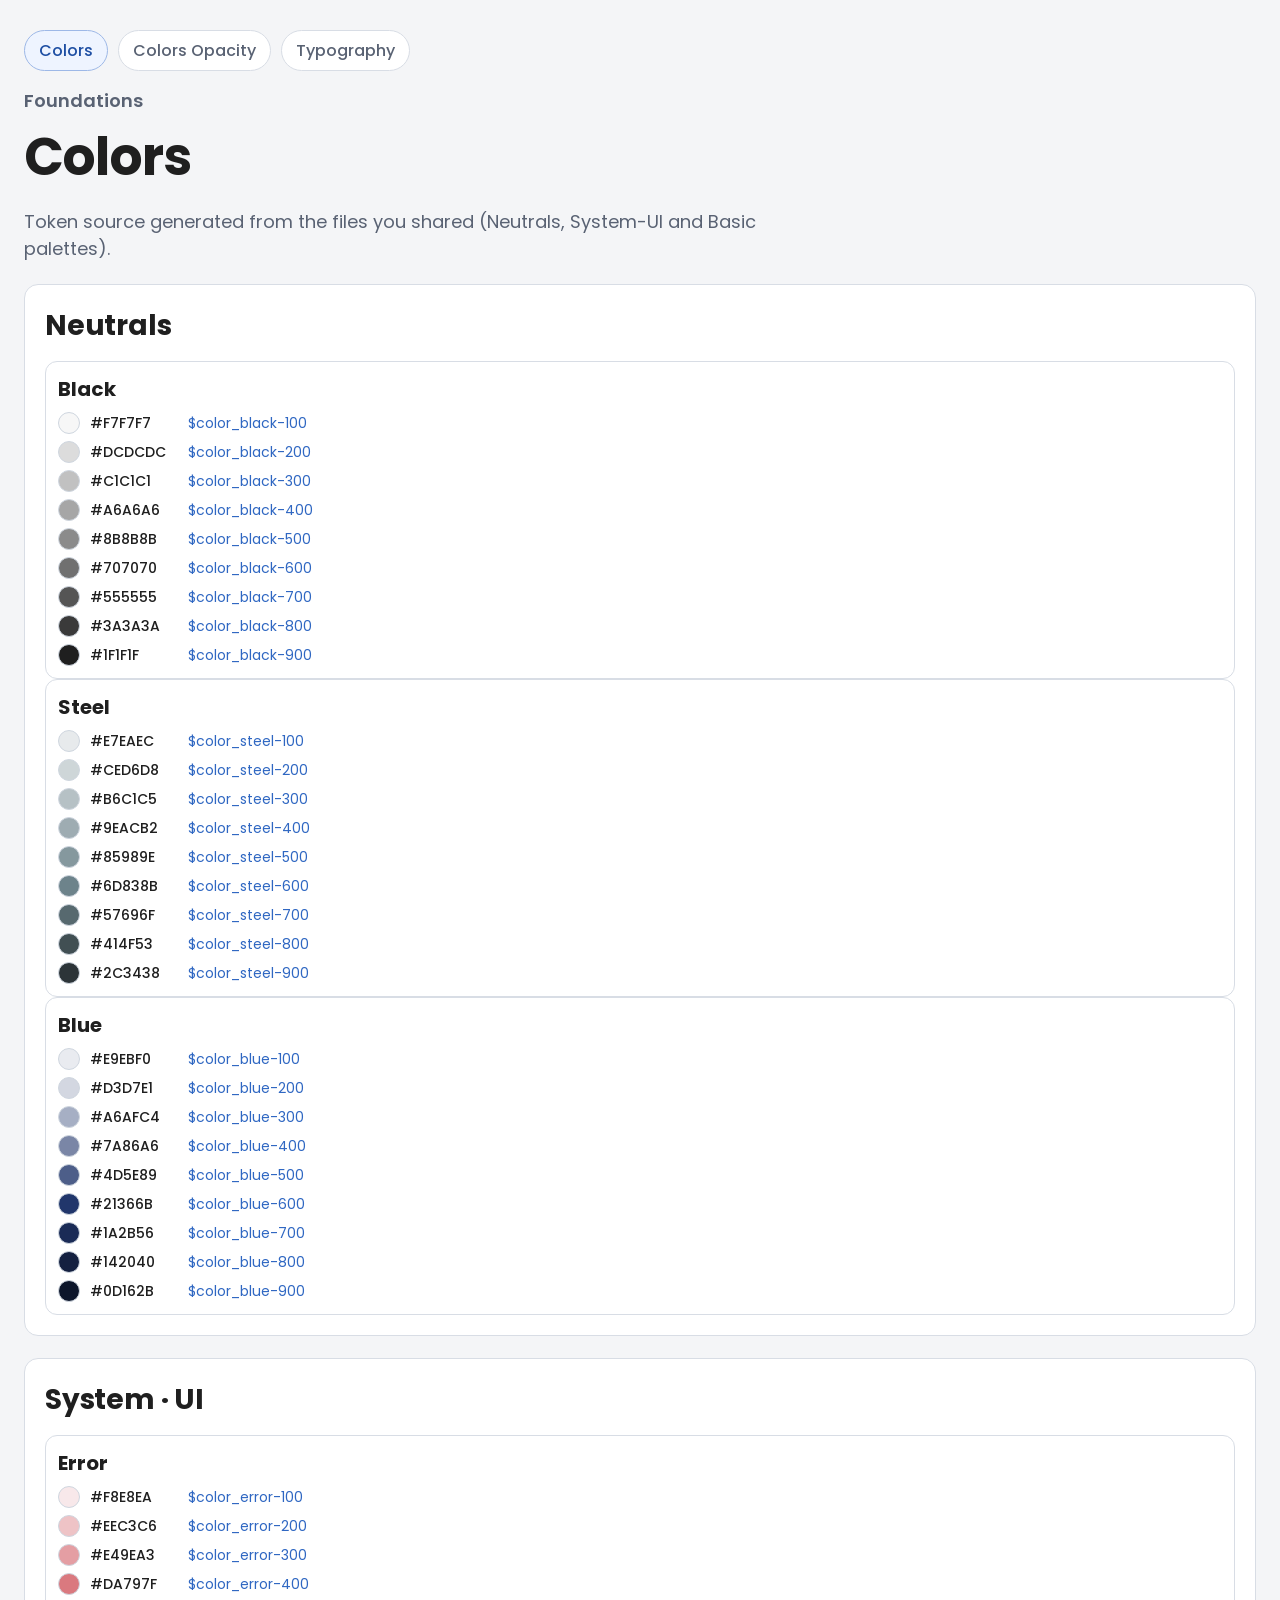
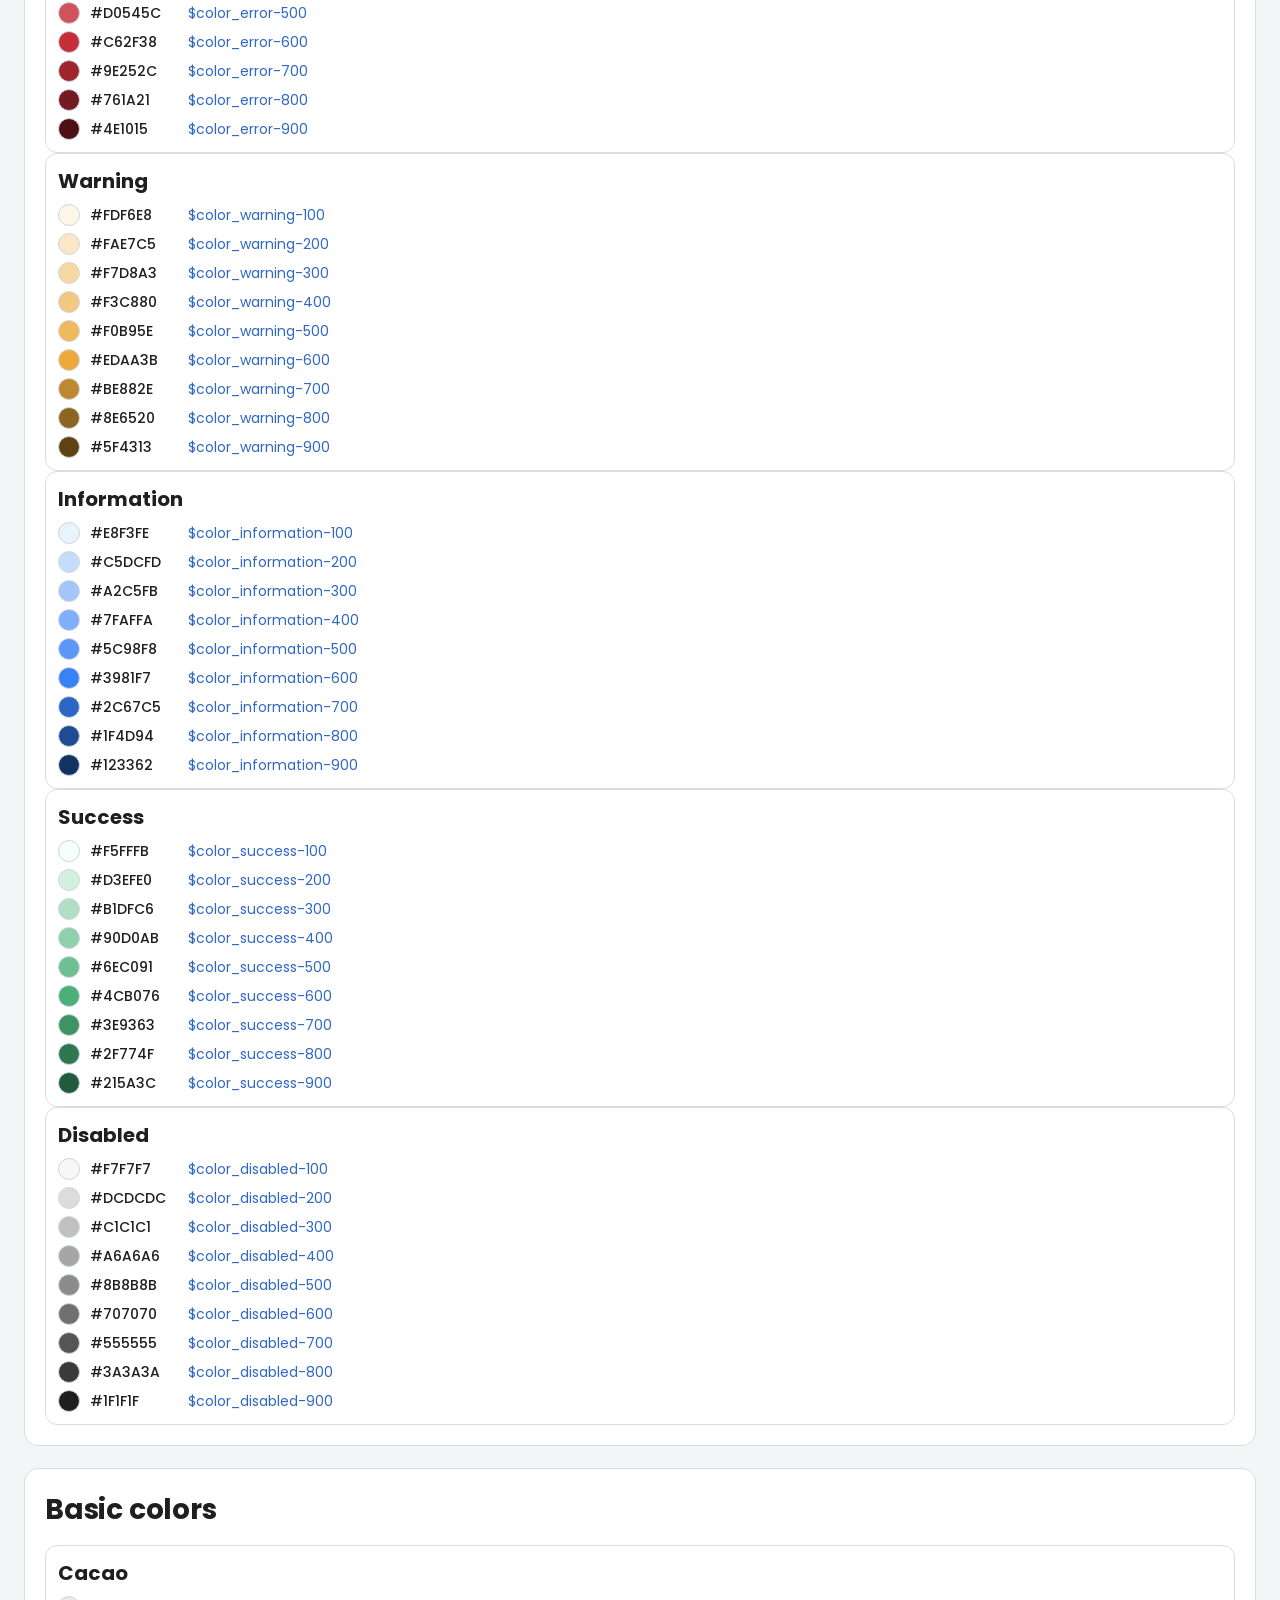
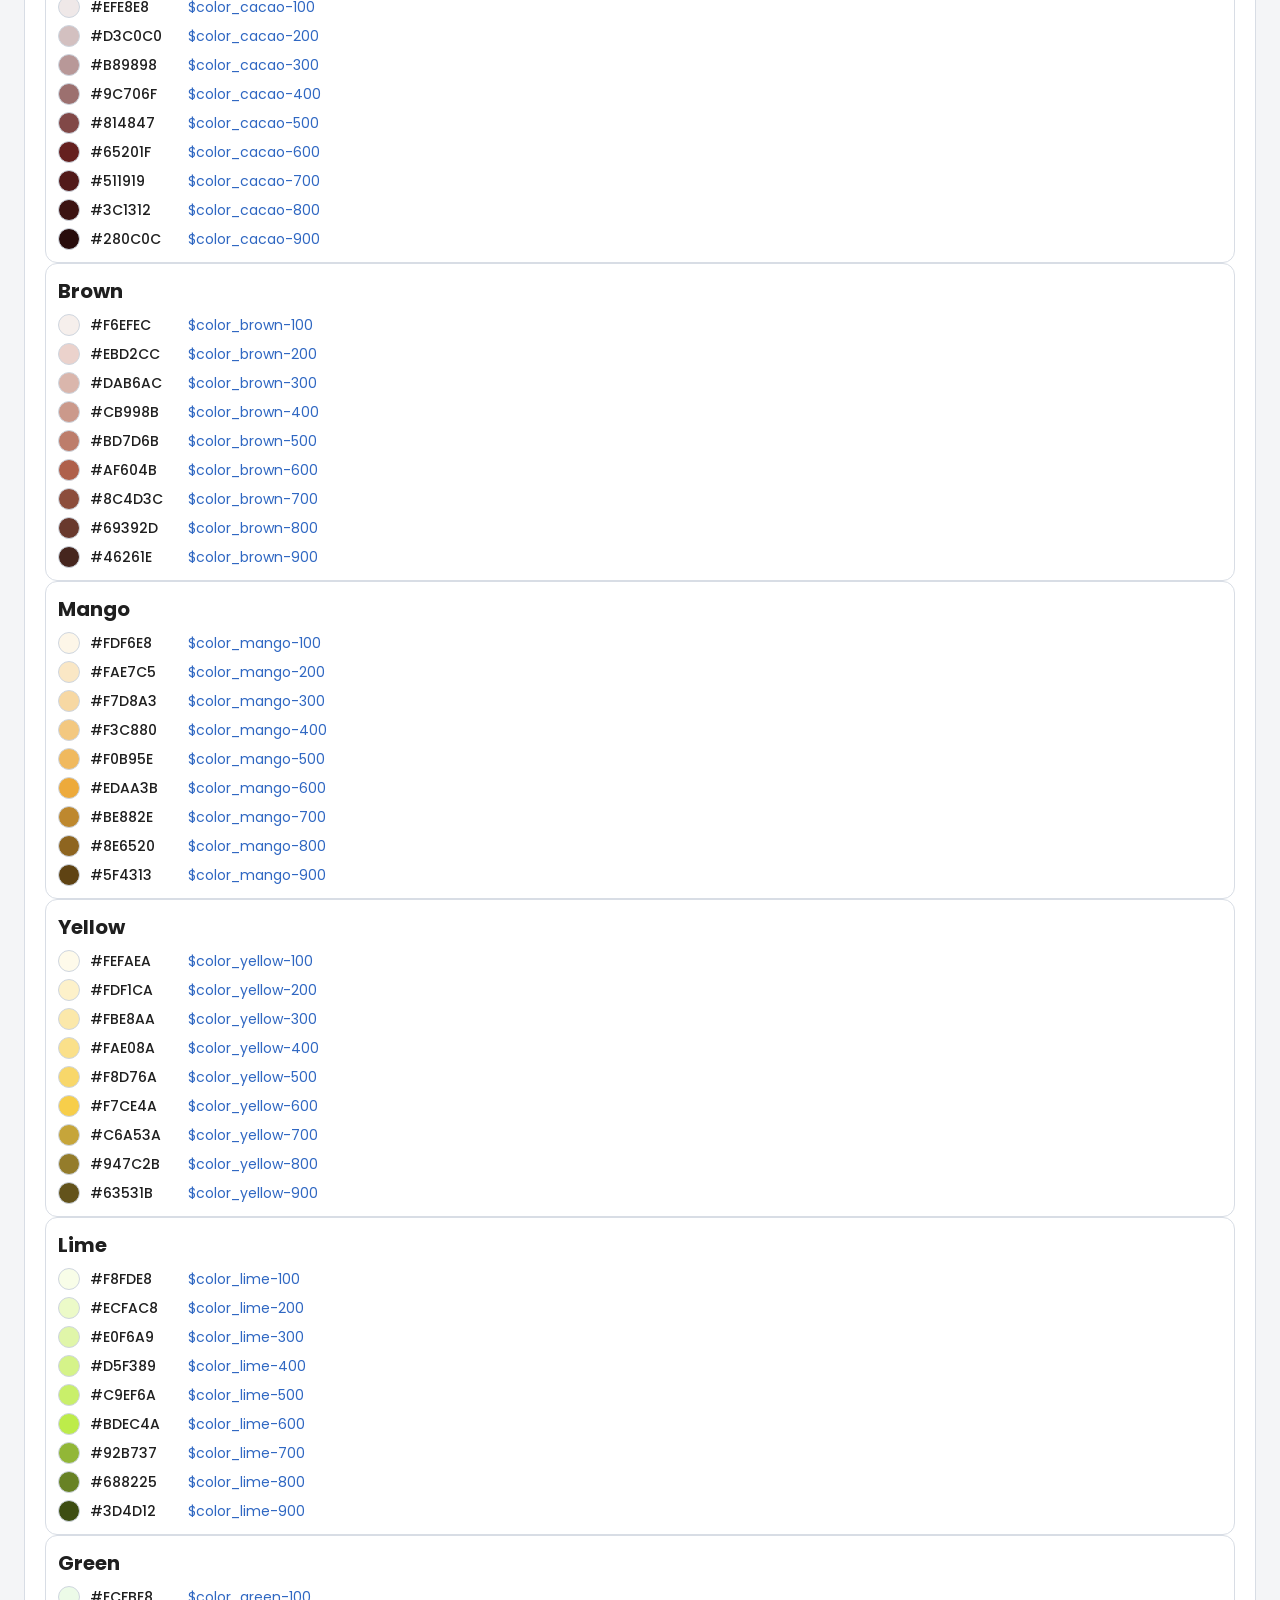
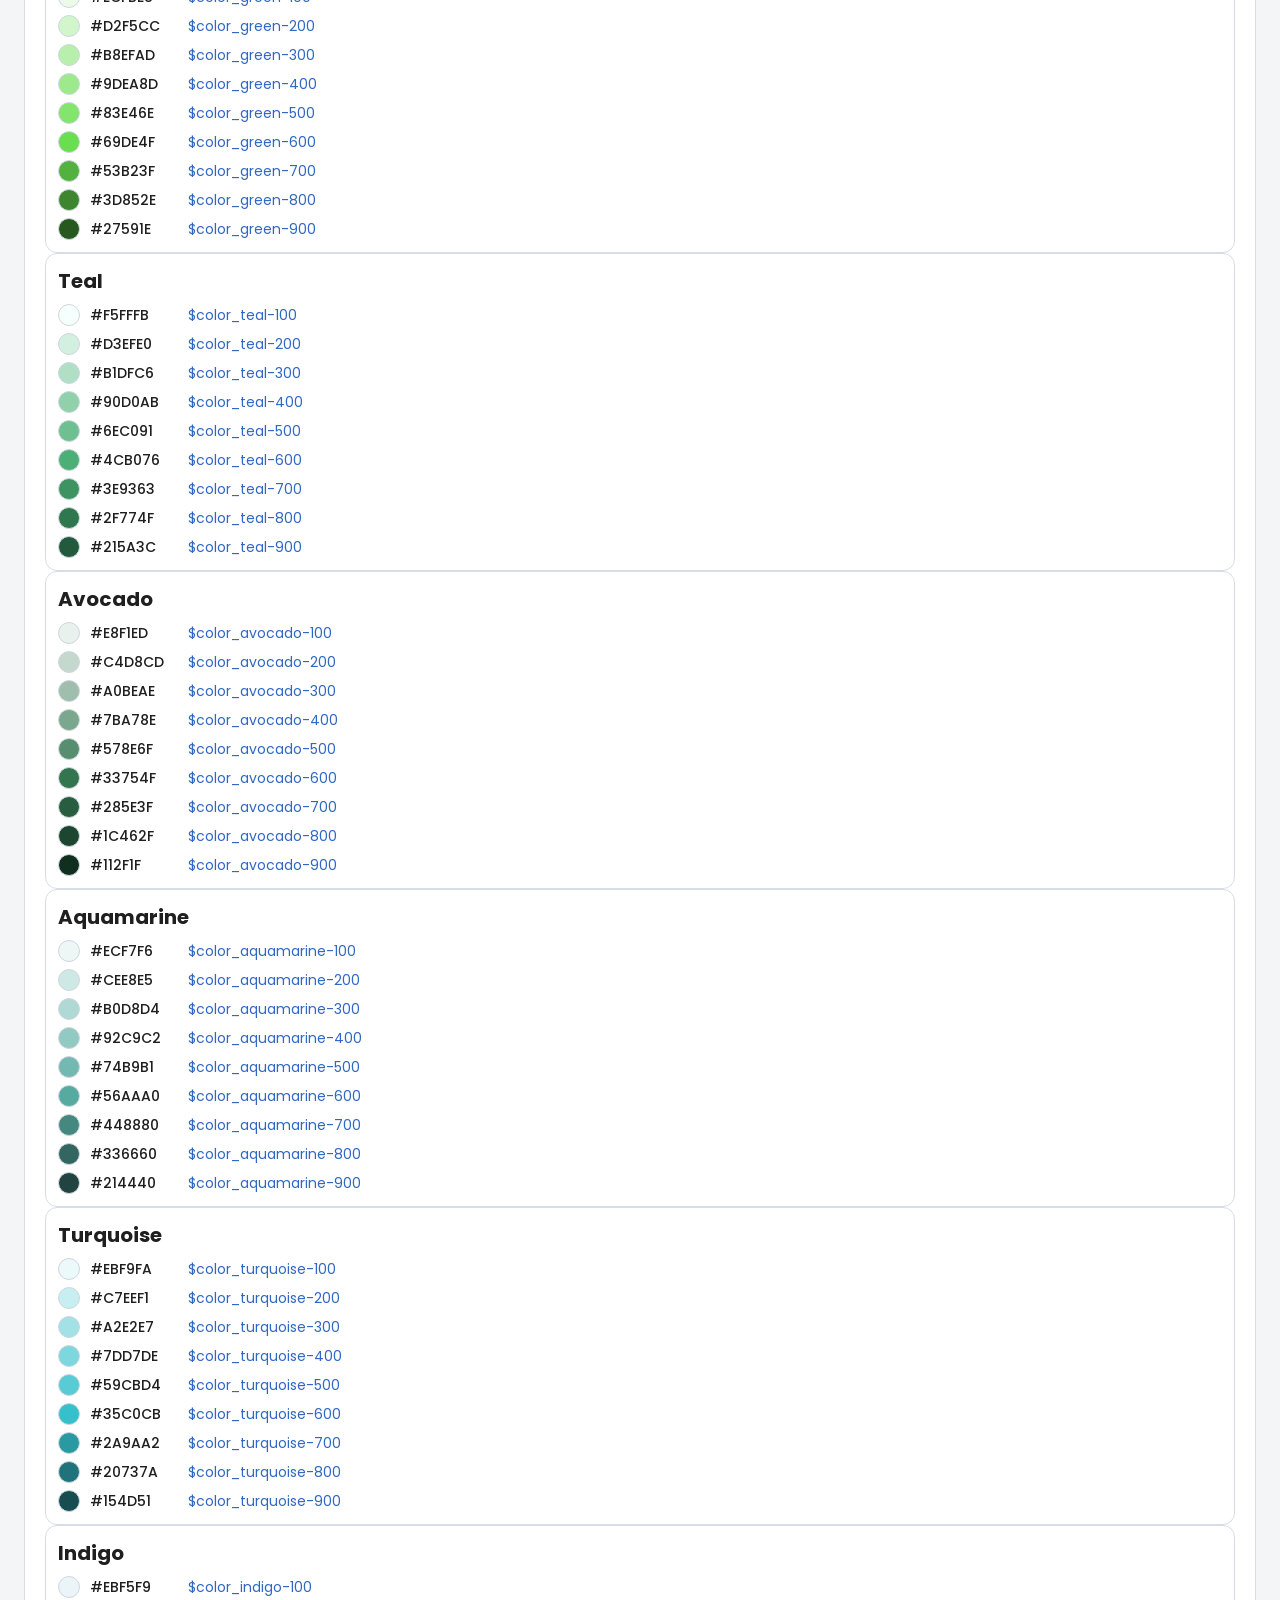
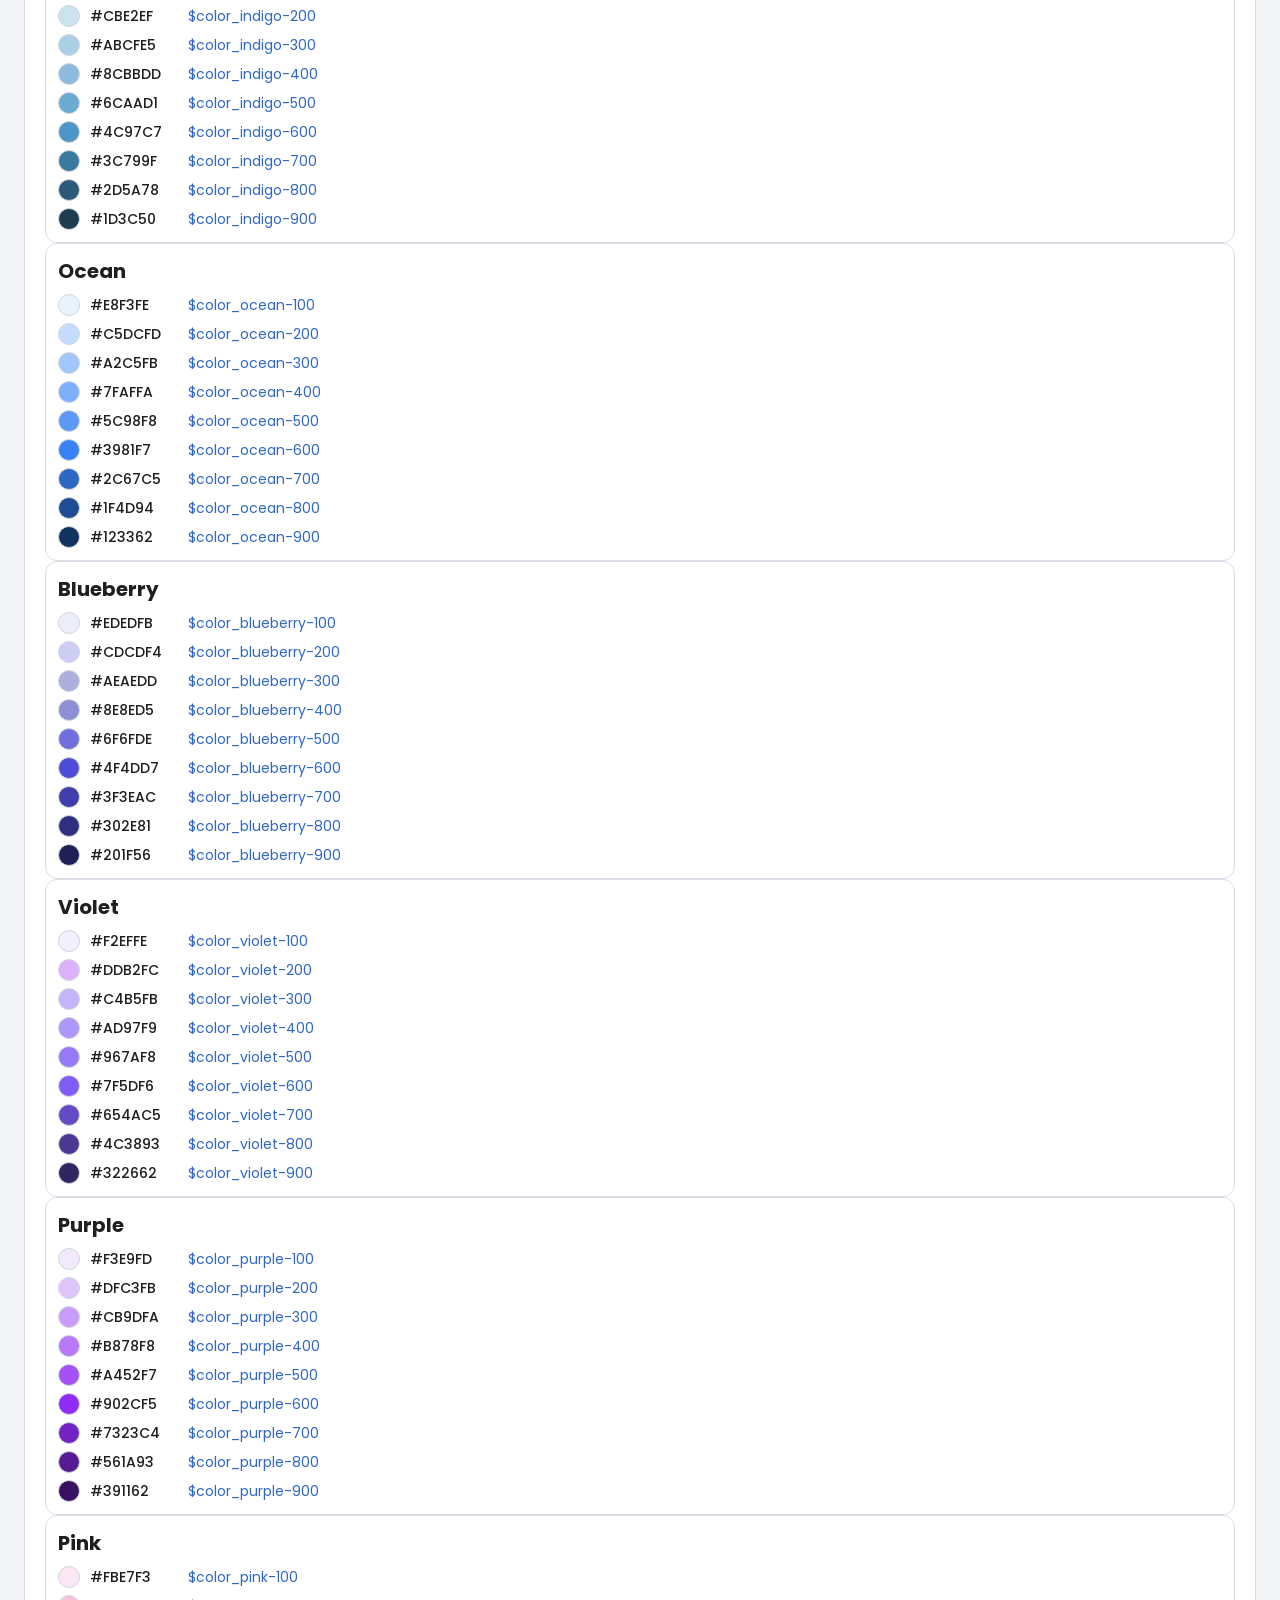
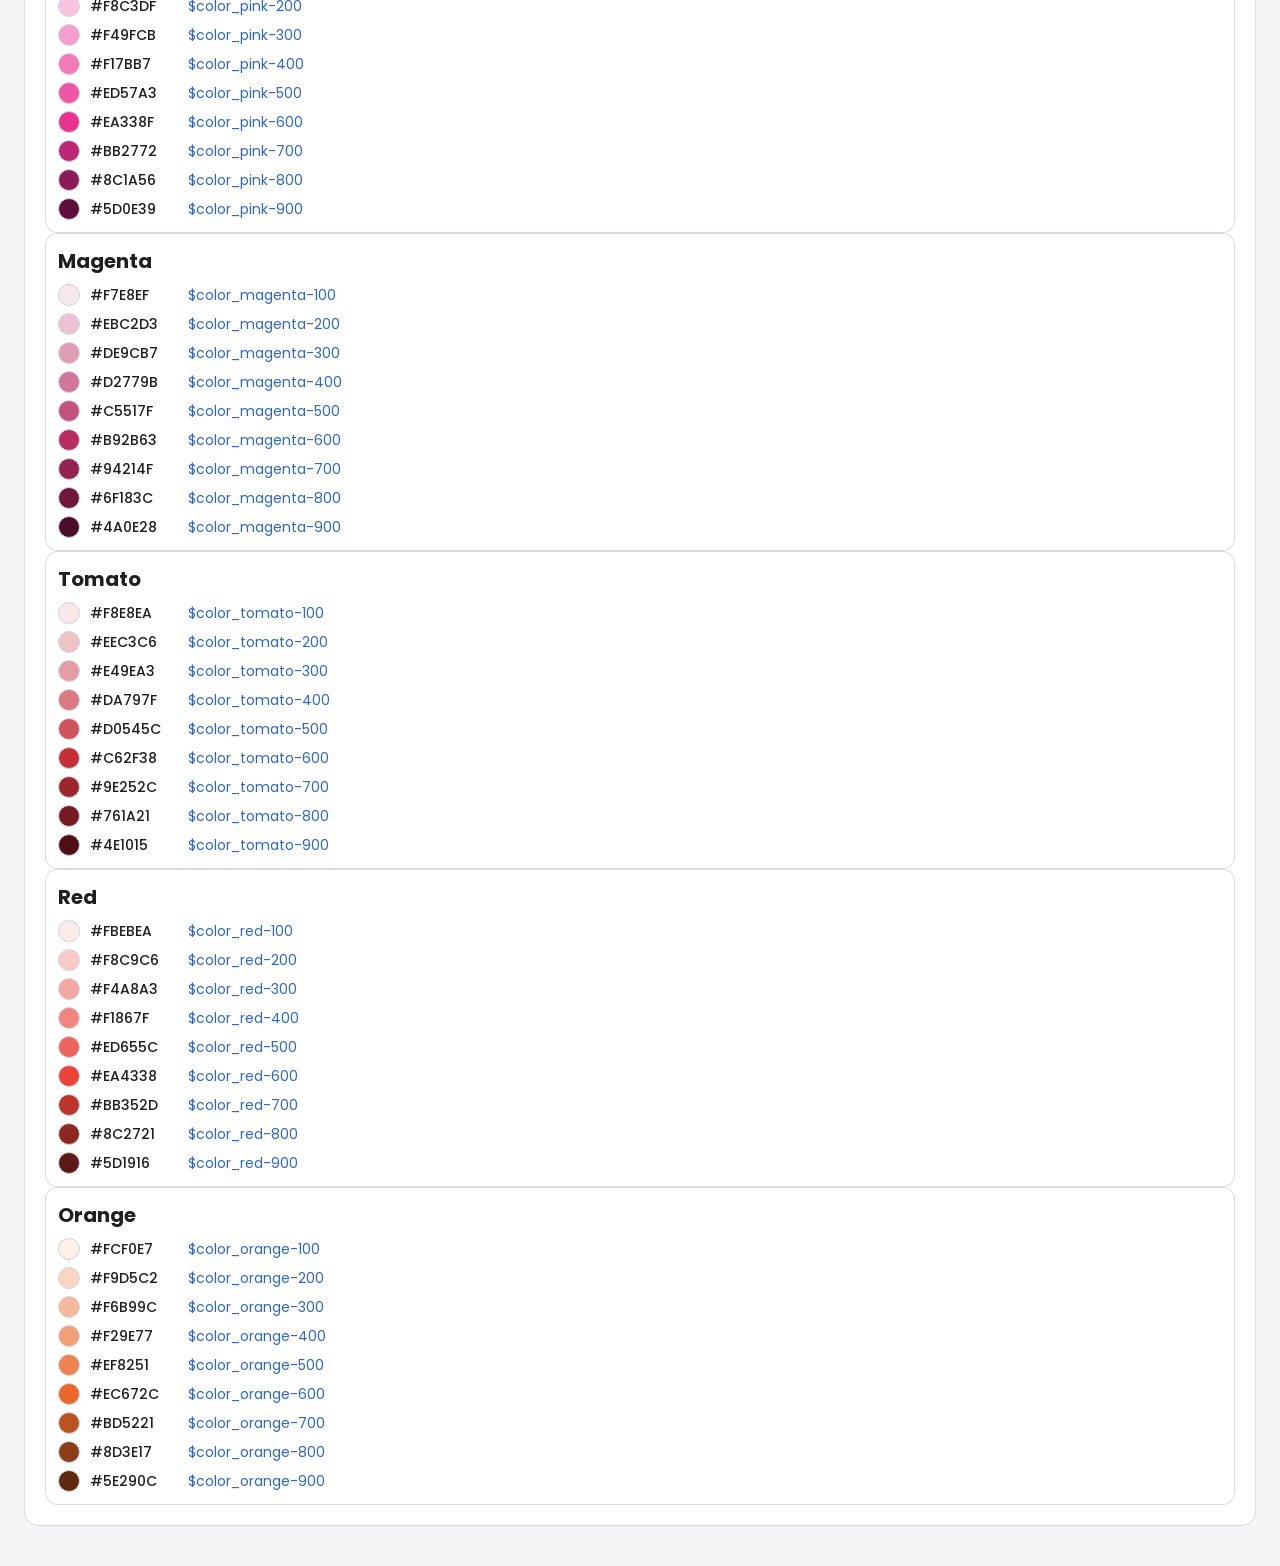
<file: index.html>
<!doctype html>
<html lang="en">
<head>
  <meta charset="utf-8" />
  <meta name="viewport" content="width=device-width, initial-scale=1" />
  <title>Titan Foundations · Colors</title>
  <link rel="preconnect" href="https://fonts.googleapis.com">
  <link rel="preconnect" href="https://fonts.gstatic.com" crossorigin>
  <link href="https://fonts.googleapis.com/css2?family=Poppins:wght@400;500;600;700&display=swap" rel="stylesheet">
  <link rel="stylesheet" href="./styles.css" />
</head>
<body>
  <main class="layout">
    <header class="hero">
      <nav class="foundation-nav" aria-label="Foundations pages">
        <a class="foundation-nav__link is-active" href="./index.html">Colors</a>
        <a class="foundation-nav__link" href="./colors-opacity.html">Colors Opacity</a>
        <a class="foundation-nav__link" href="./typography.html">Typography</a>
      </nav>
      <p class="eyebrow">Foundations</p>
      <h1>Colors</h1>
      <p class="lead">Token source generated from the files you shared (Neutrals, System-UI and Basic palettes).</p>
    </header>

    <section class="panel">
      <h2>Neutrals</h2>
      <div id="neutrals" class="family-grid"></div>
    </section>

    <section class="panel">
      <h2>System · UI</h2>
      <div id="systemUi" class="family-grid family-grid--five"></div>
    </section>

    <section class="panel">
      <h2>Basic colors</h2>
      <div id="basics" class="family-grid"></div>
    </section>
  </main>

  <script src="./script.js" type="module"></script>
</body>
</html>
</file>
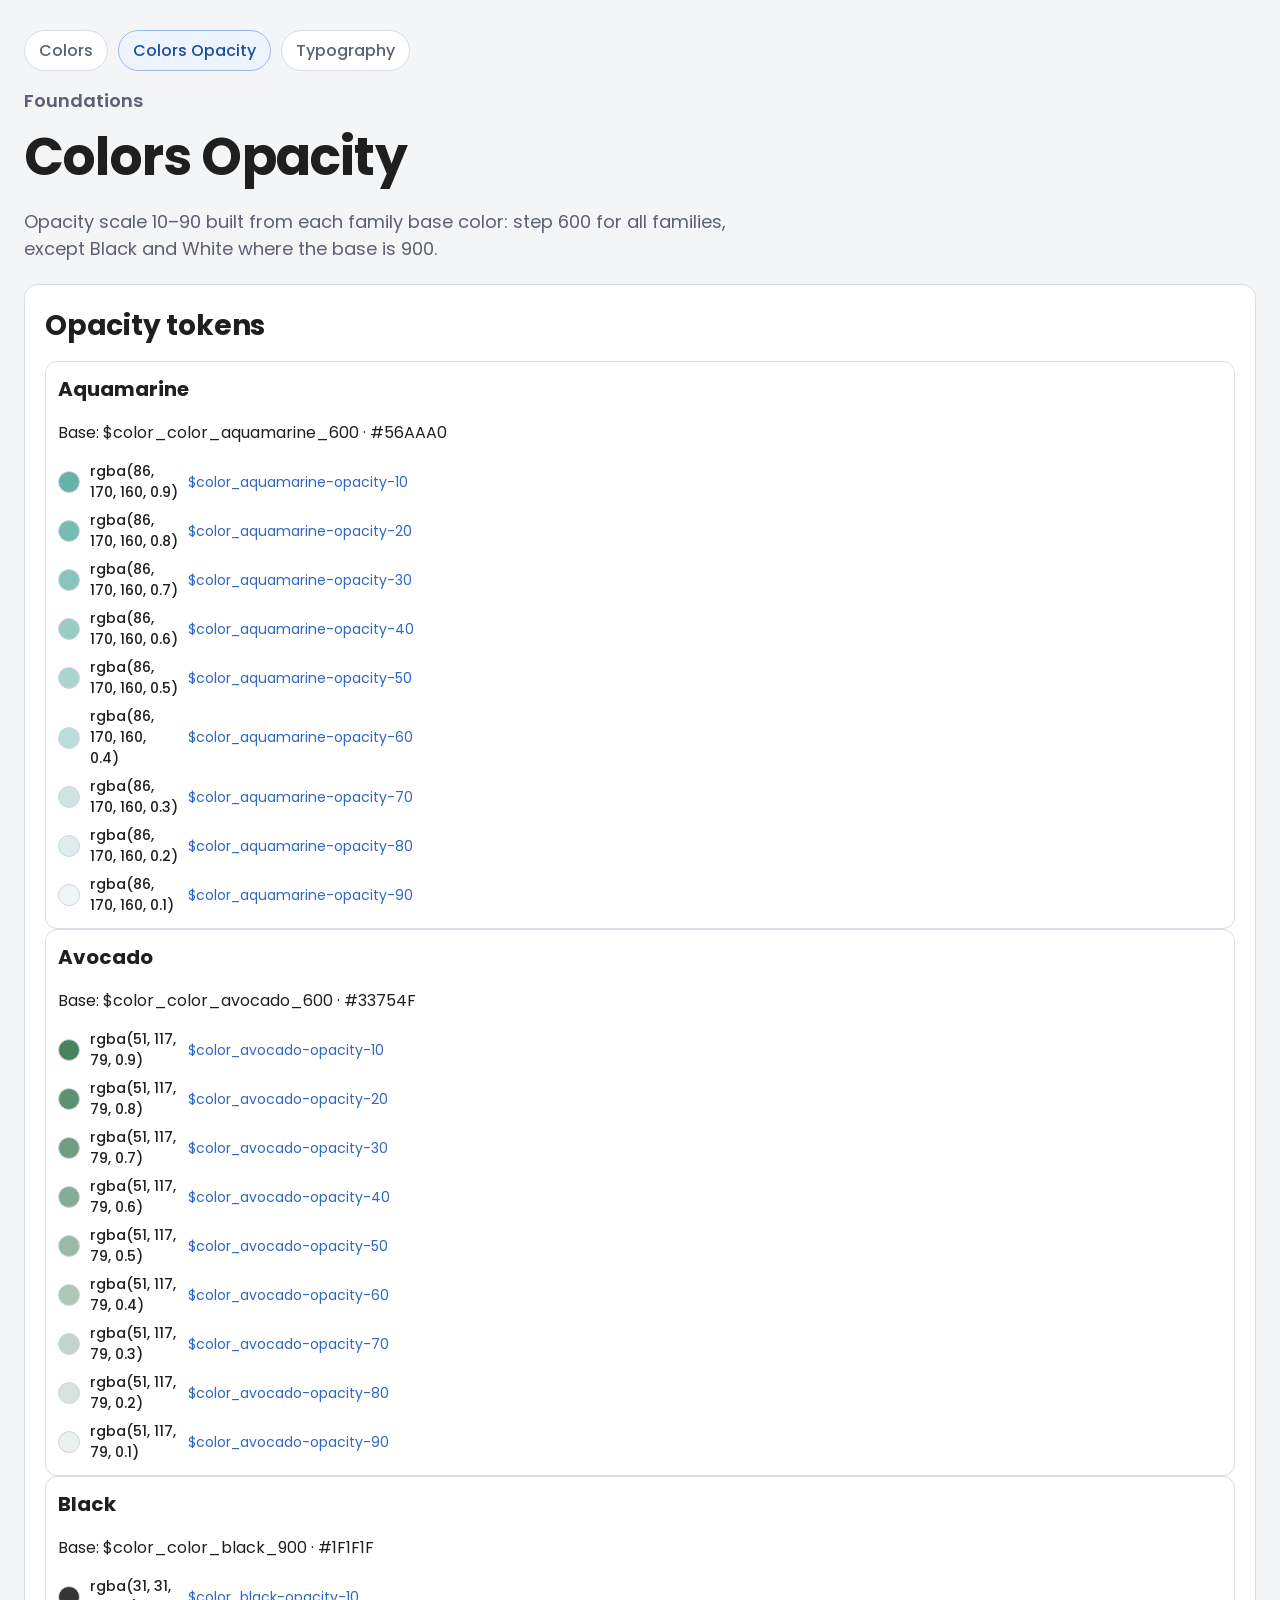
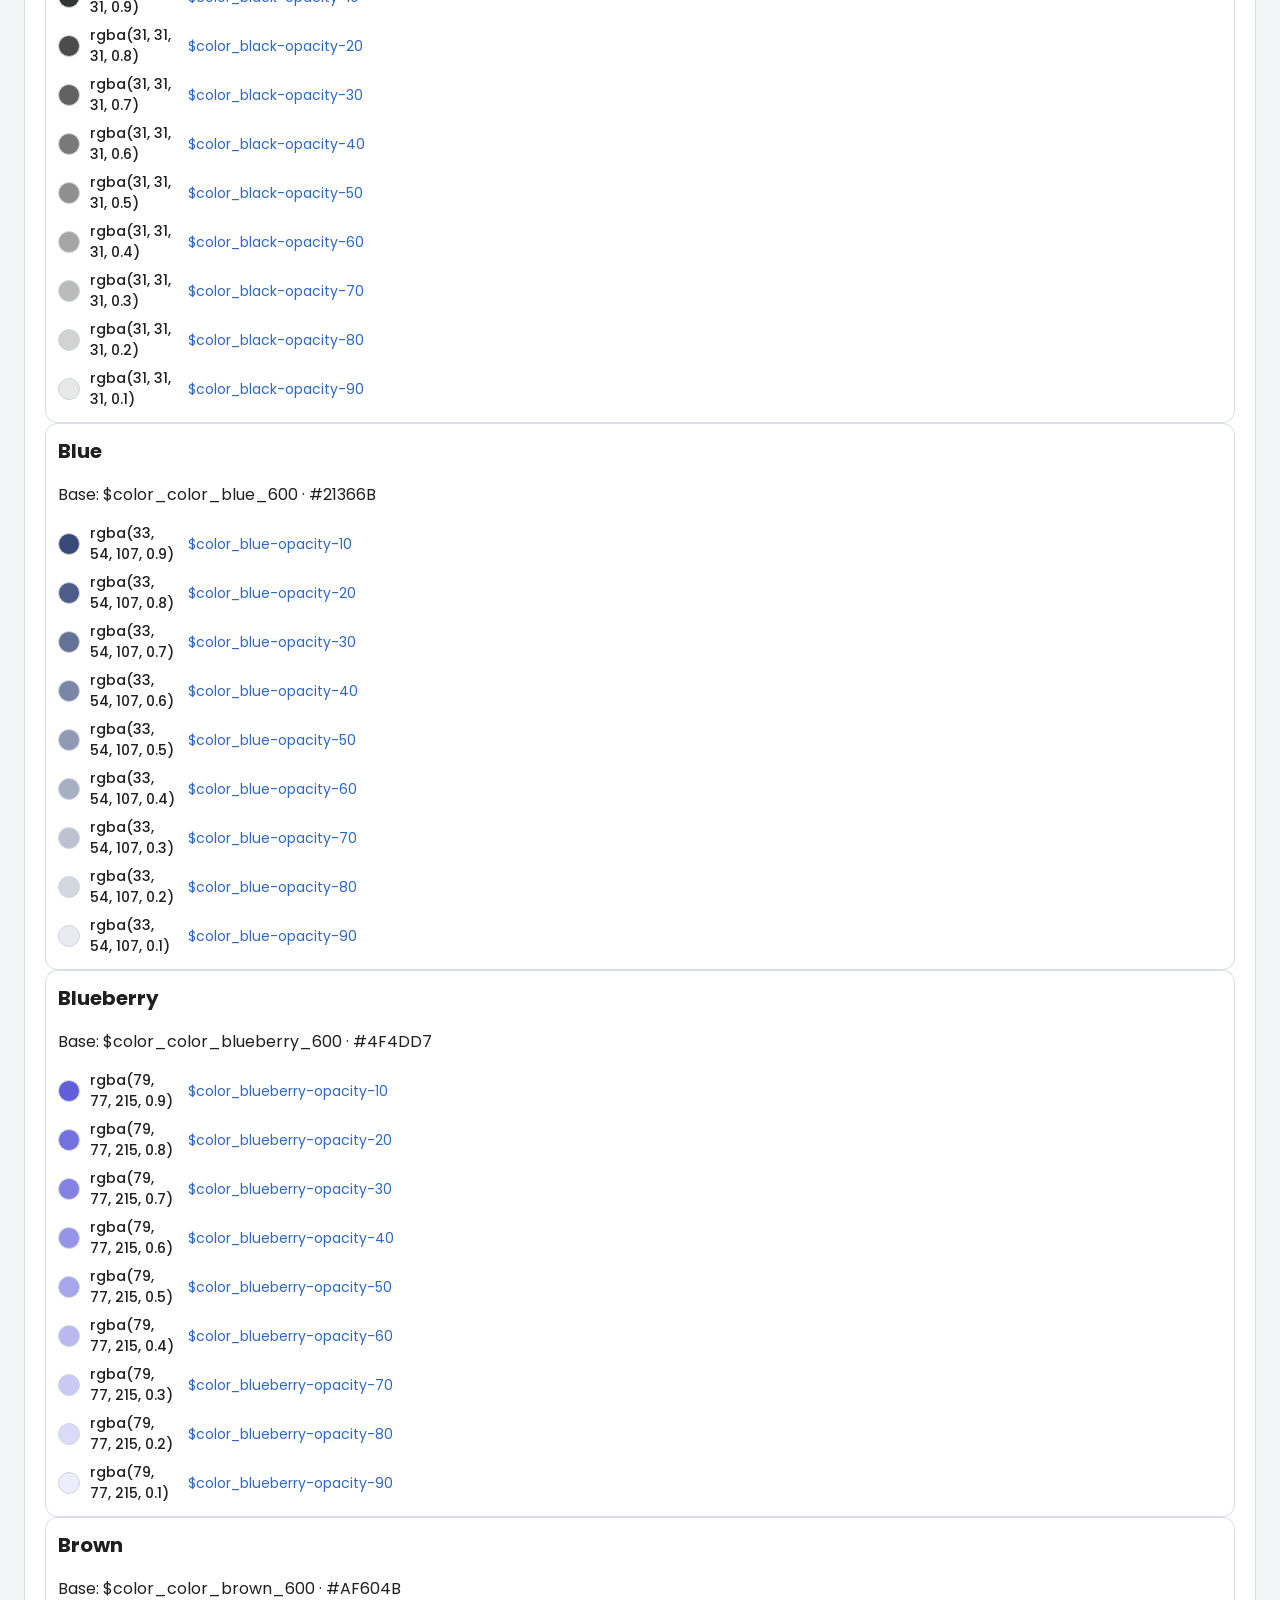
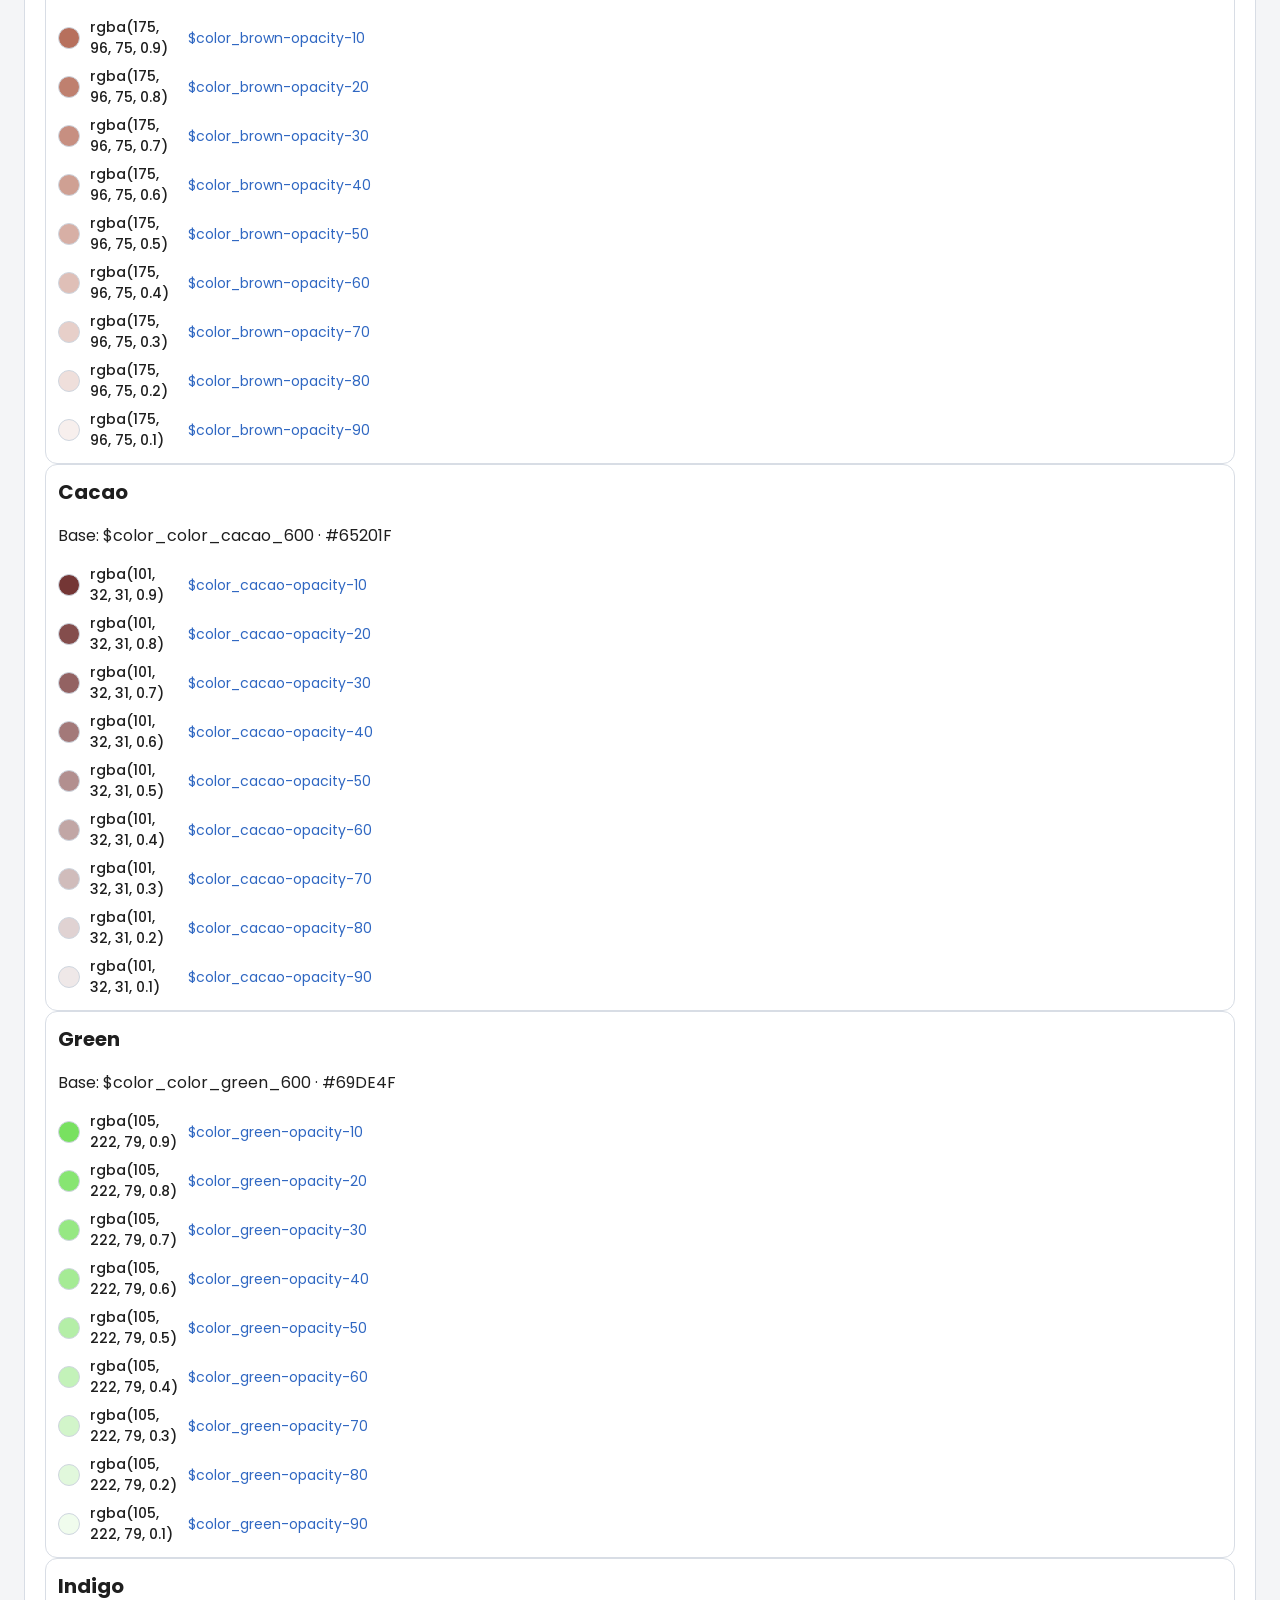
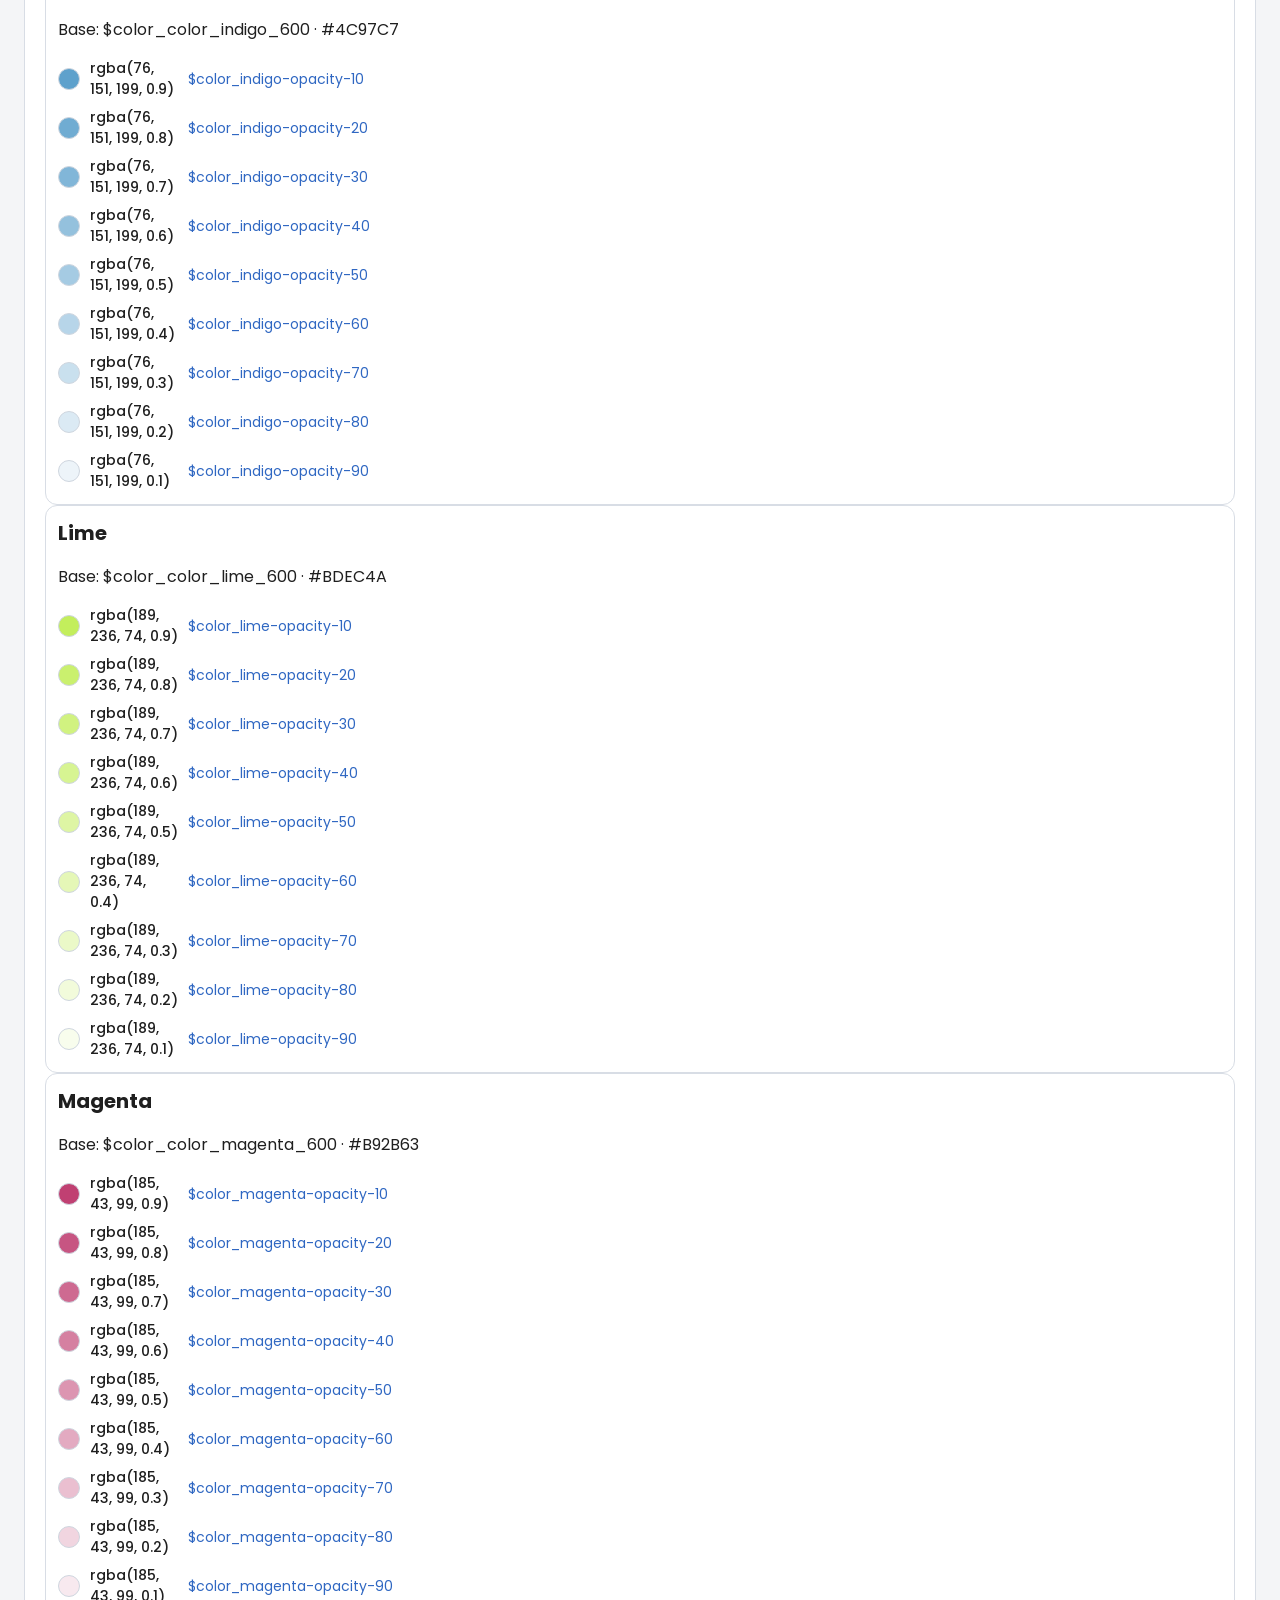
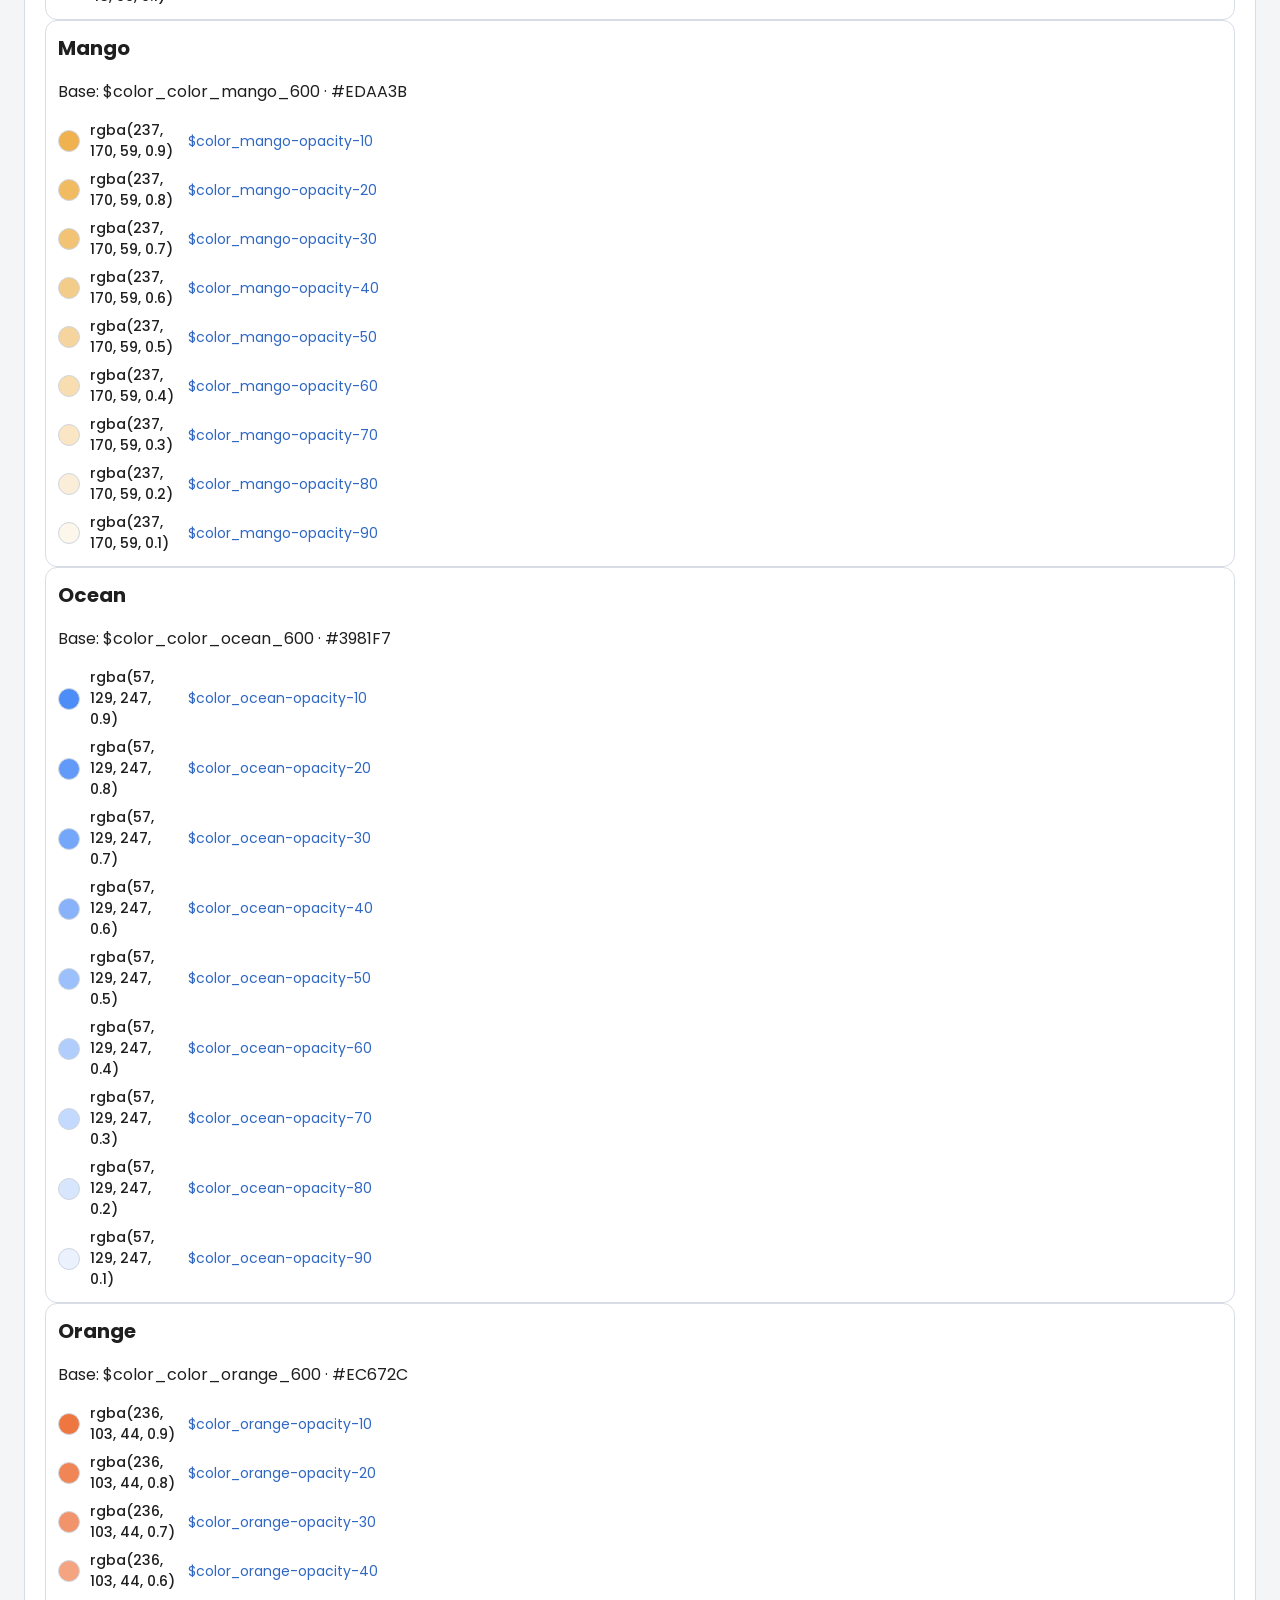
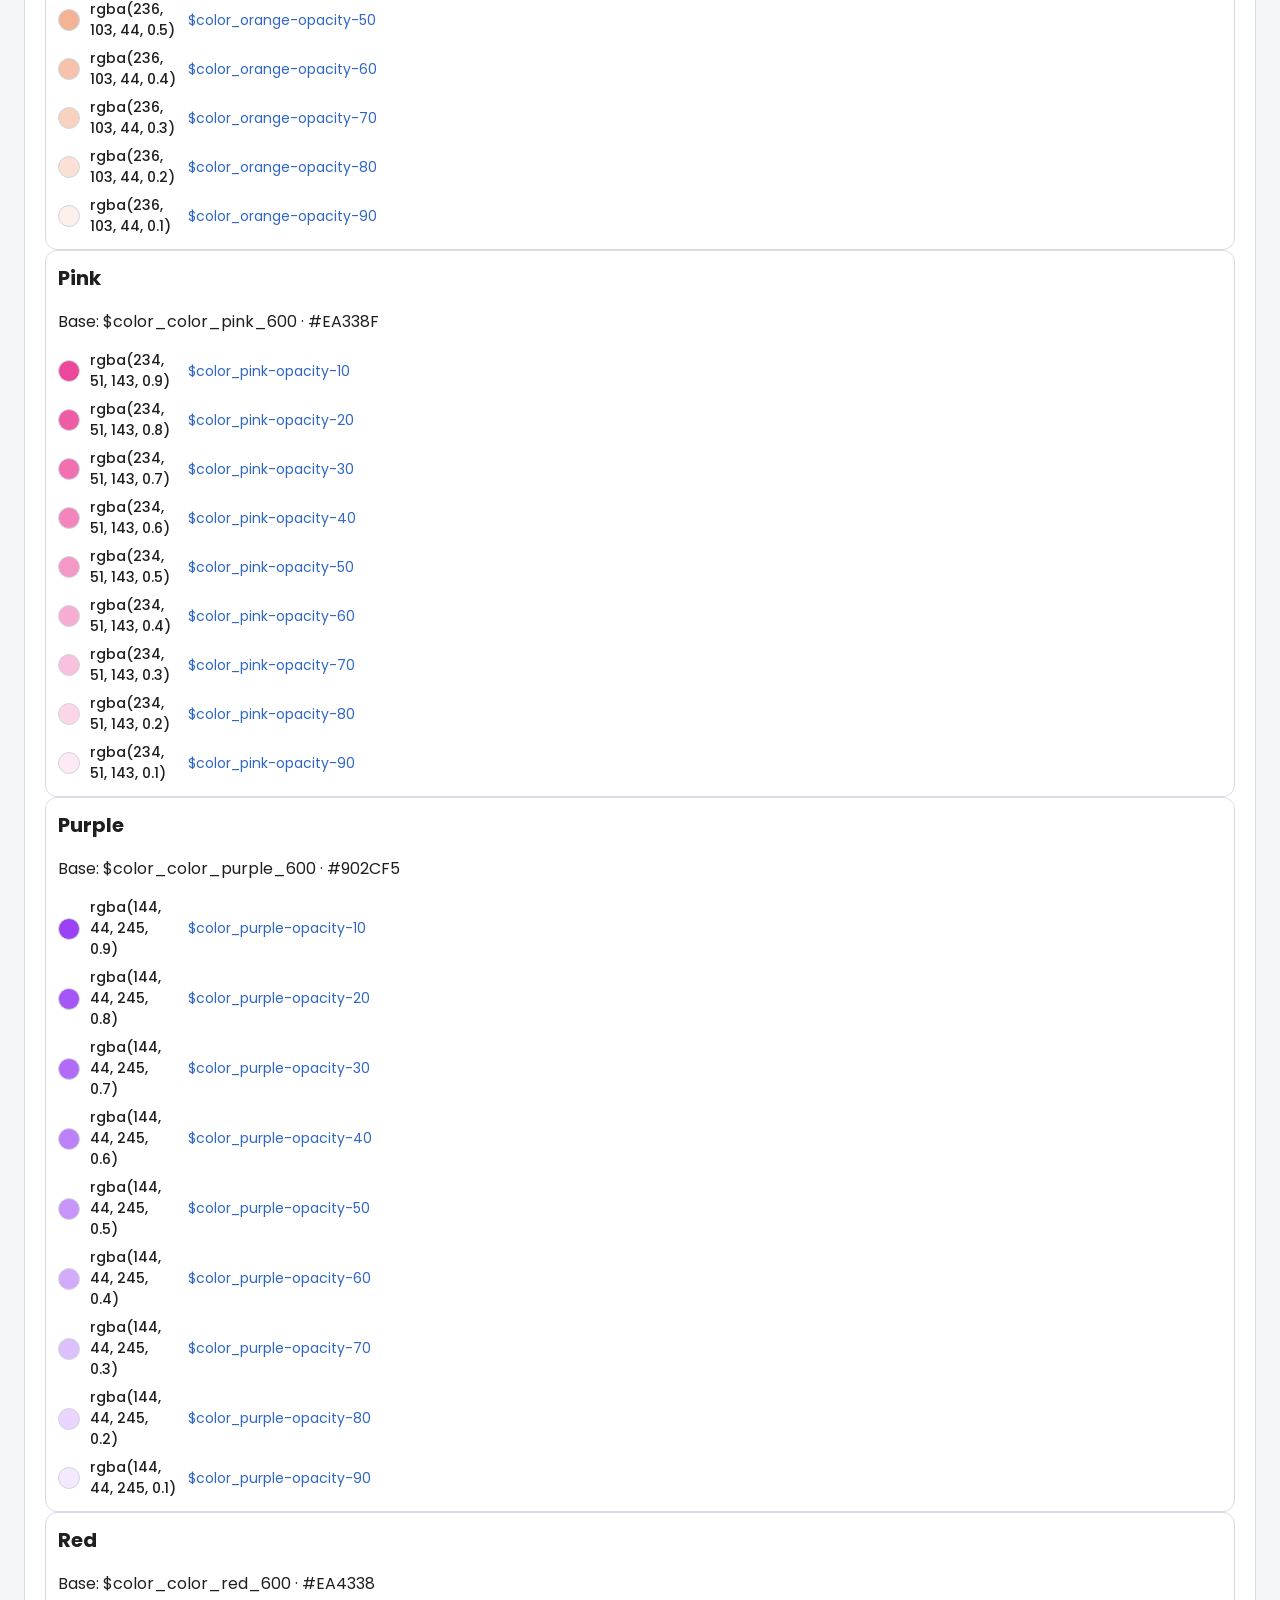
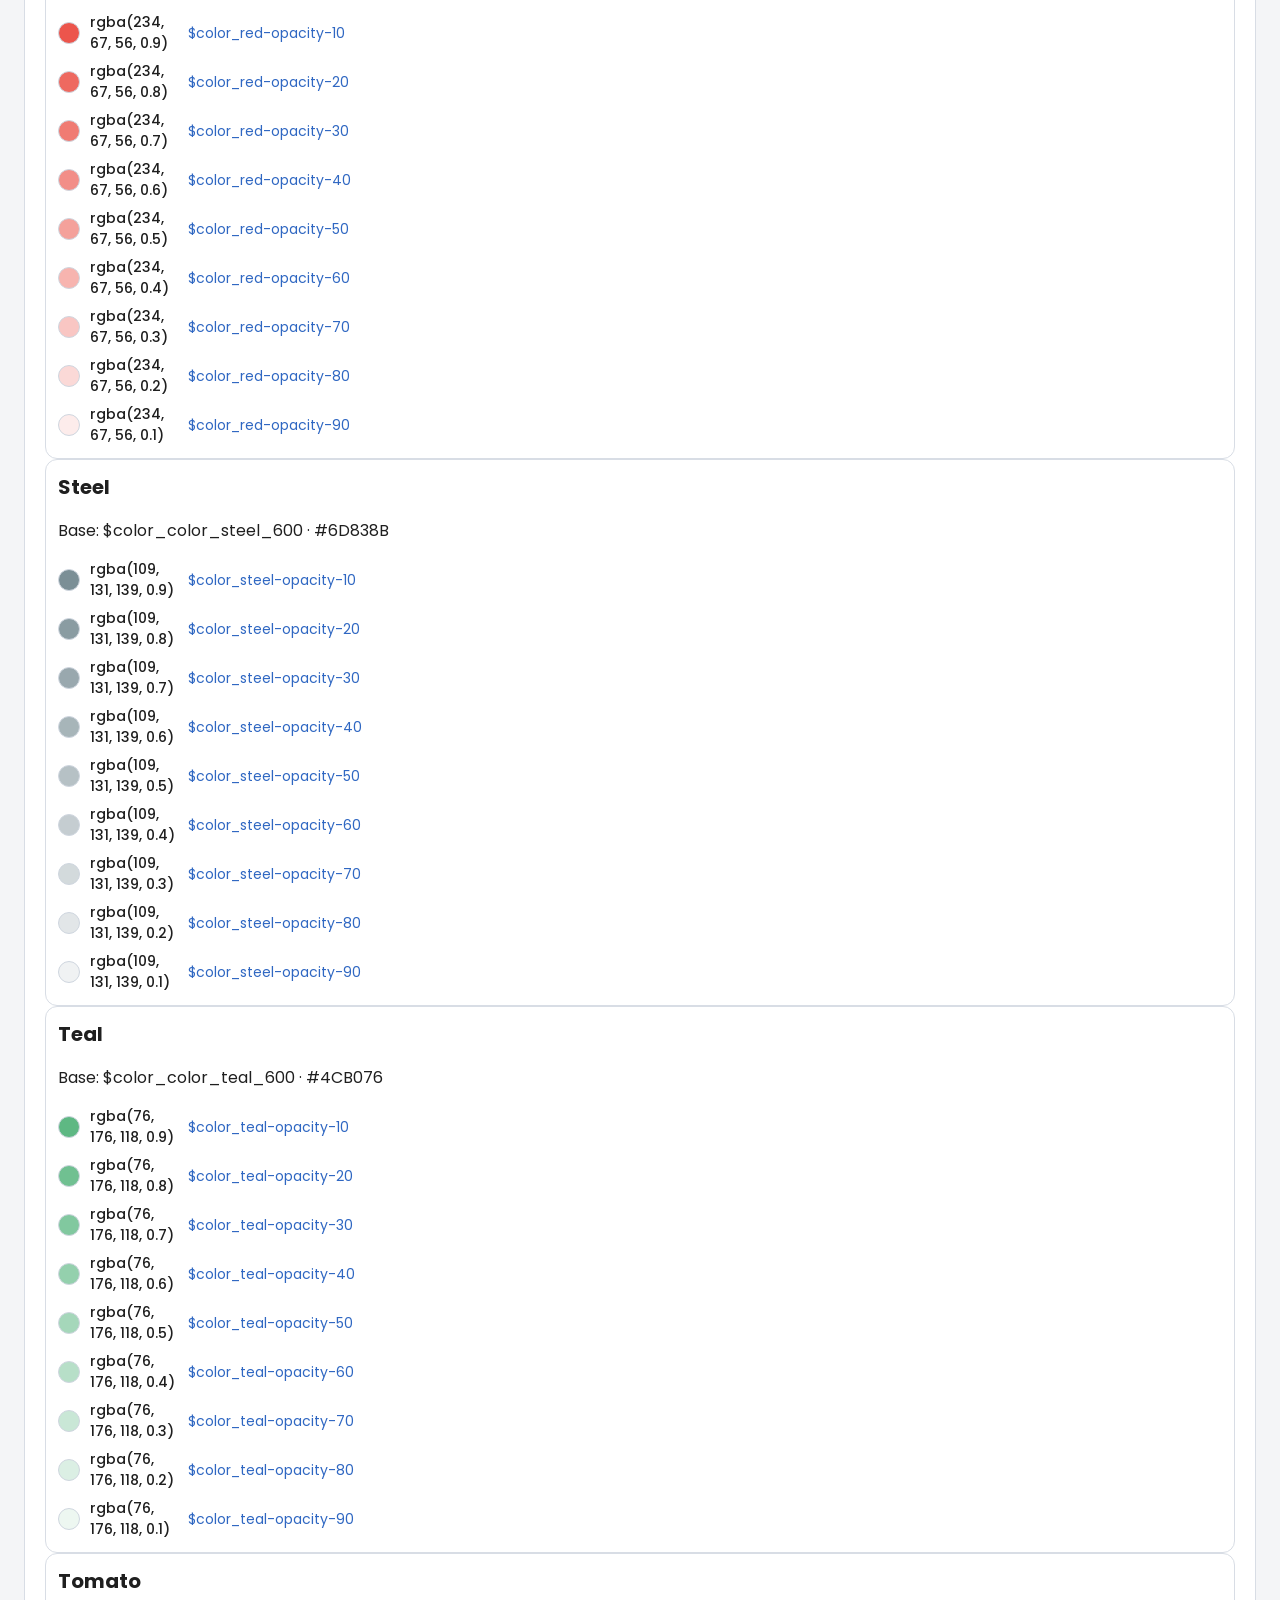
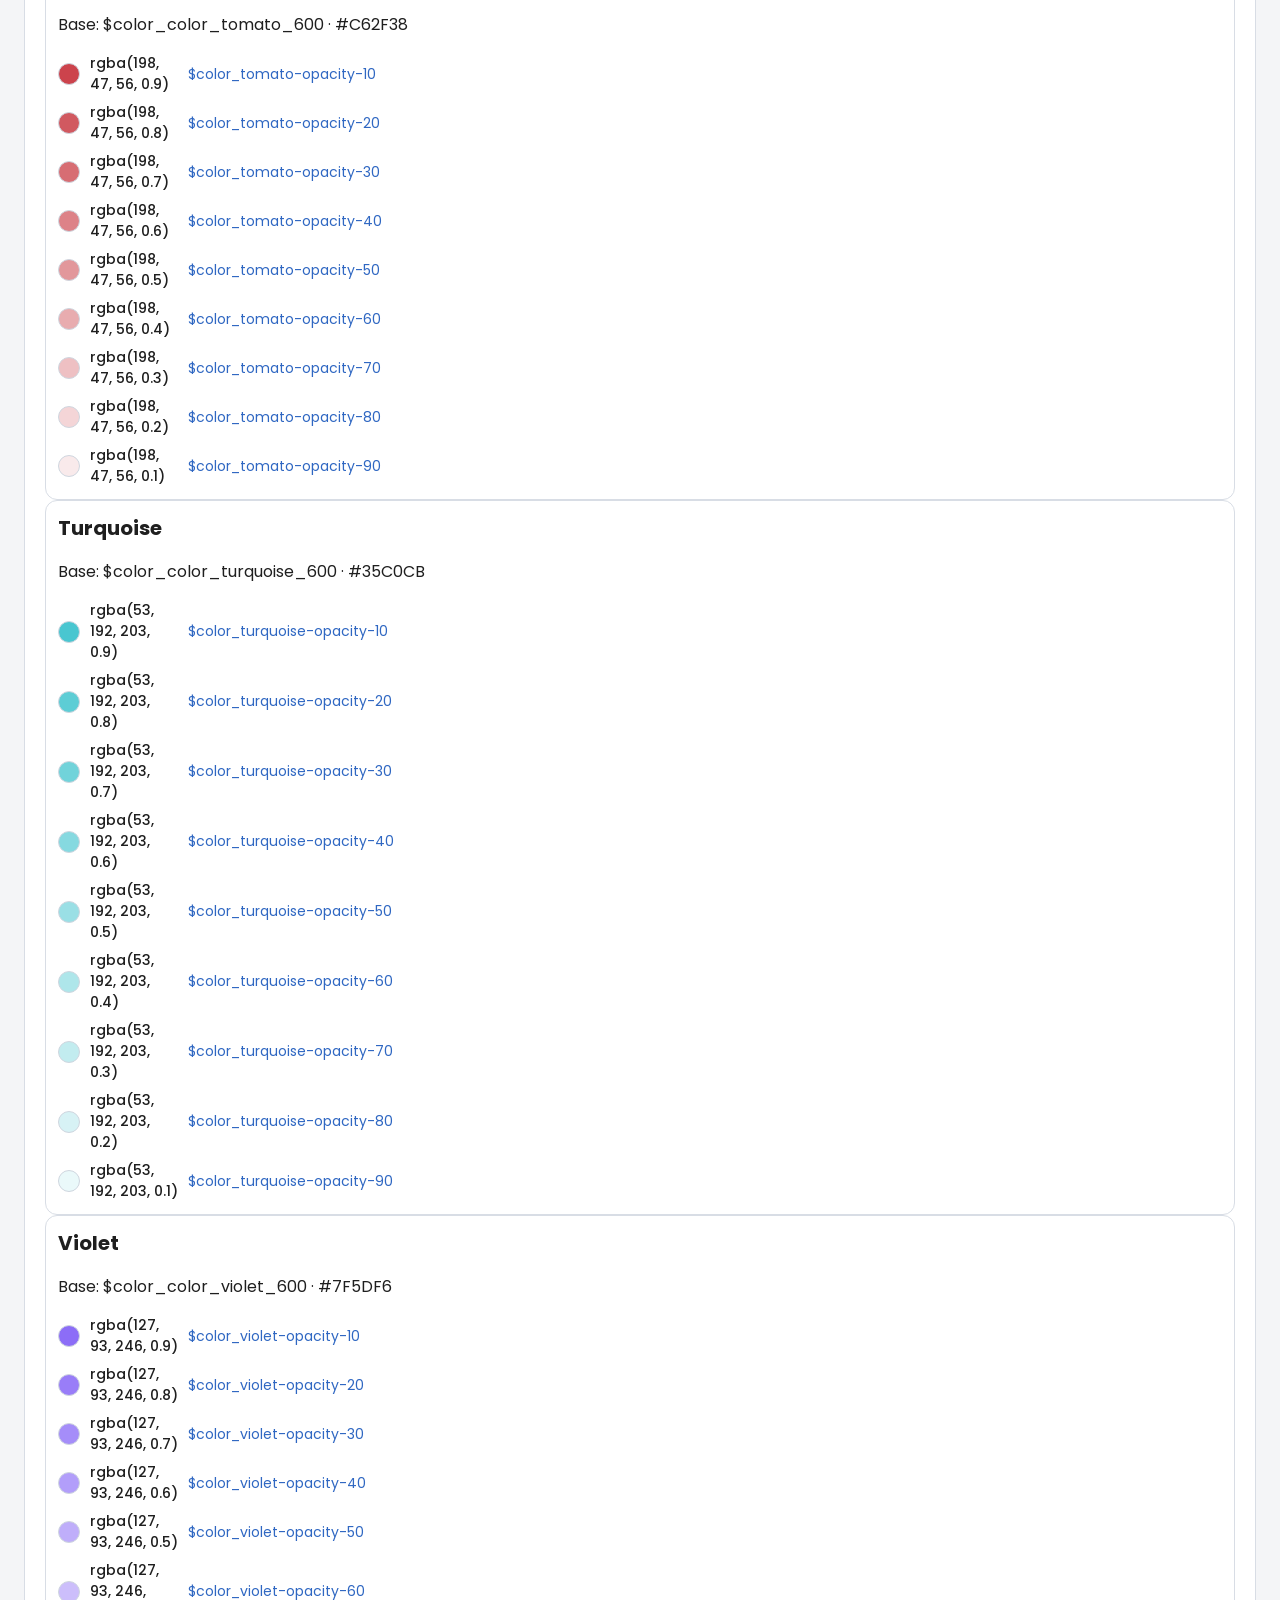
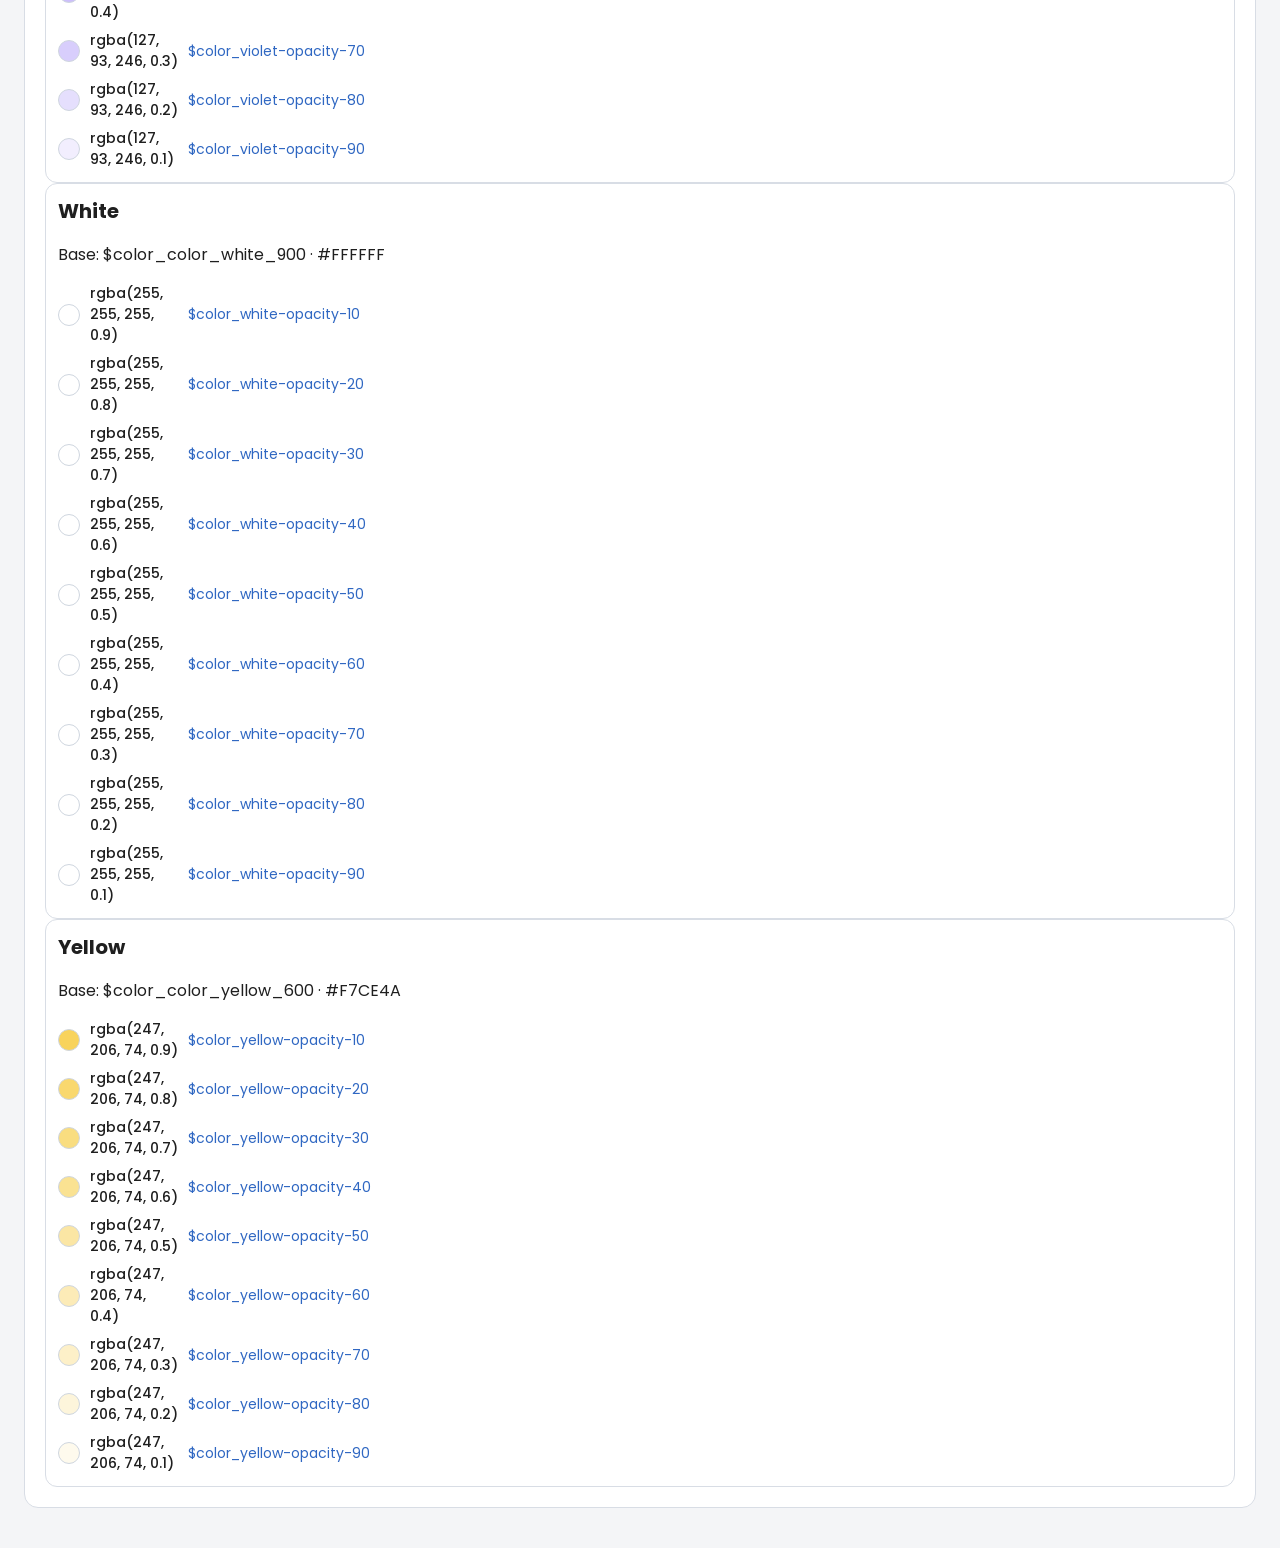
<file: colors-opacity.html>
<!doctype html>
<html lang="en">
<head>
  <meta charset="utf-8" />
  <meta name="viewport" content="width=device-width, initial-scale=1" />
  <title>Titan Foundations · Colors Opacity</title>
  <link rel="preconnect" href="https://fonts.googleapis.com">
  <link rel="preconnect" href="https://fonts.gstatic.com" crossorigin>
  <link href="https://fonts.googleapis.com/css2?family=Poppins:wght@400;500;600;700&display=swap" rel="stylesheet">
  <link rel="stylesheet" href="./styles.css" />
</head>
<body>
  <main class="layout">
    <header class="hero">
      <nav class="foundation-nav" aria-label="Foundations pages">
        <a class="foundation-nav__link" href="./index.html">Colors</a>
        <a class="foundation-nav__link is-active" href="./colors-opacity.html">Colors Opacity</a>
        <a class="foundation-nav__link" href="./typography.html">Typography</a>
      </nav>
      <p class="eyebrow">Foundations</p>
      <h1>Colors Opacity</h1>
      <p class="lead">Opacity scale 10–90 built from each family base color: step 600 for all families, except Black and White where the base is 900.</p>
    </header>

    <section class="panel">
      <h2>Opacity tokens</h2>
      <div id="opacityFamilies" class="family-grid"></div>
    </section>
  </main>

  <script type="module">
    const mount = document.querySelector('#opacityFamilies');

    function titleCase(value) {
      return value.charAt(0).toUpperCase() + value.slice(1);
    }

    function tokenToCssVar(token){
      return `$color_${token.replace(/\./g, '_')}`;
    }

    function buildFamilyCard(family, payload){
      const article = document.createElement('article');
      article.className = 'family';

      const rows = Object.entries(payload.scale)
        .sort((a,b) => Number(a[0]) - Number(b[0]))
        .map(([step, meta]) => {
          const token = `${family}-opacity-${step}`;
          return `
            <li class="token-row token-row--opacity">
              <span class="swatch" style="background:${meta.value}"></span>
              <span class="hex">${meta.value}</span>
              <span class="token">${tokenToCssVar(token)}</span>
            </li>
          `;
        })
        .join('');

      article.innerHTML = `
        <h3 class="family__title">${titleCase(family)}</h3>
        <p class="family__meta">Base: ${tokenToCssVar(payload['base-token'])} · ${payload['base-value']}</p>
        <ul class="token-list">${rows}</ul>
      `;
      return article;
    }

    async function init(){
      const res = await fetch('./colors.tokens.json', { cache: 'no-store' });
      const tokens = await res.json();
      const opacity = tokens?.color?.opacity || {};

      Object.keys(opacity).sort().forEach((family) => {
        mount.appendChild(buildFamilyCard(family, opacity[family]));
      });
    }

    init();
  </script>
</body>
</html>
</file>
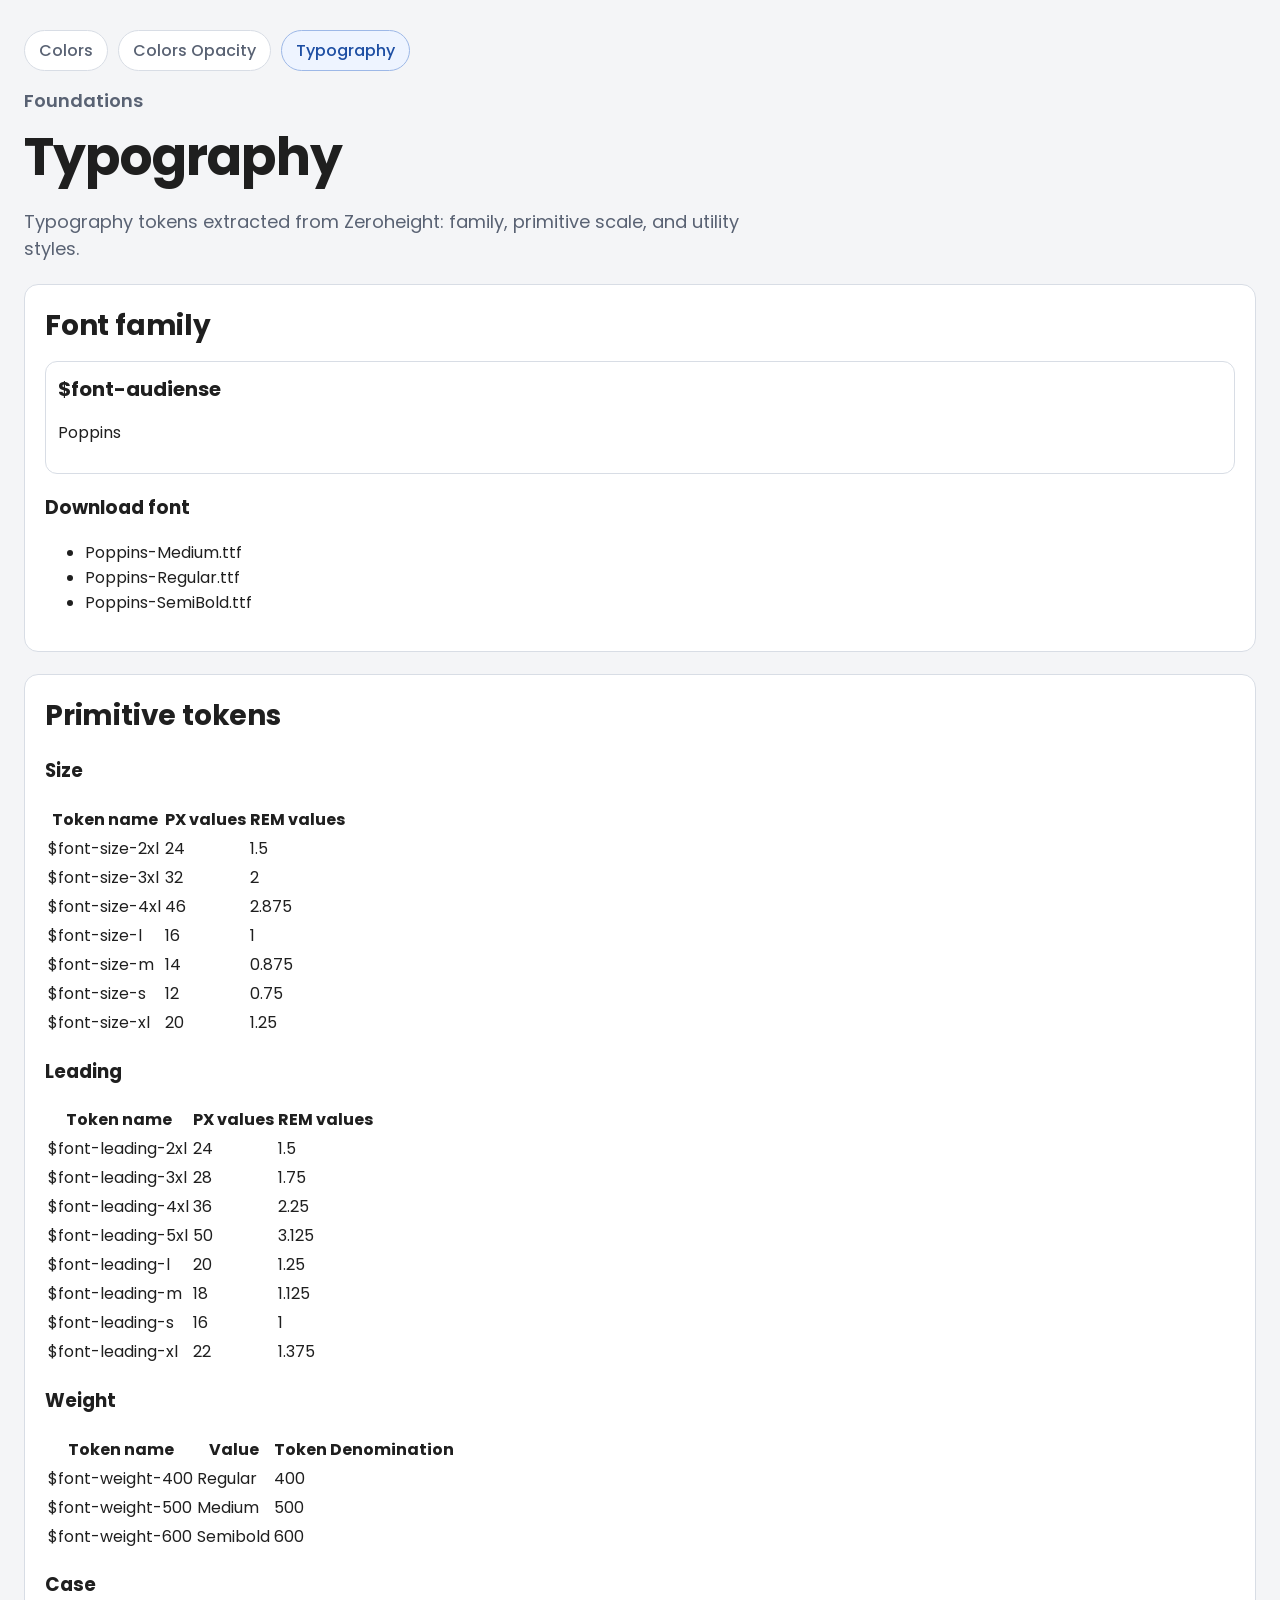
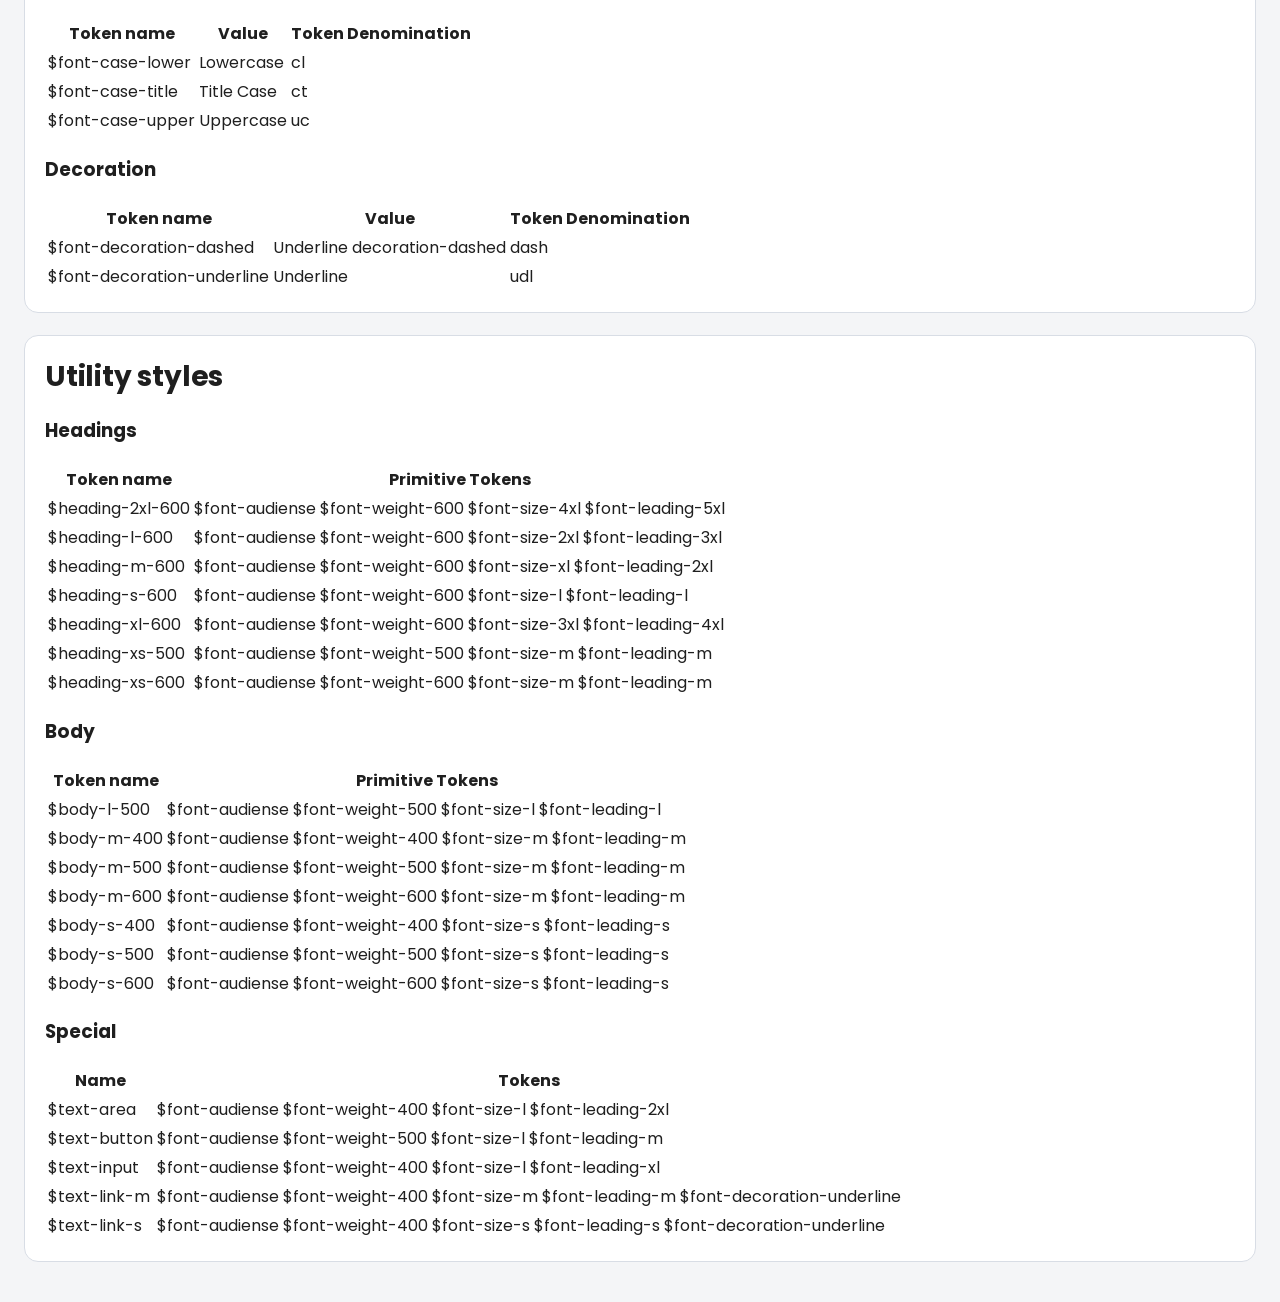
<file: typography.html>
<!doctype html>
<html lang="en">
<head>
  <meta charset="utf-8" />
  <meta name="viewport" content="width=device-width, initial-scale=1" />
  <title>Titan Foundations · Typography</title>
  <link rel="preconnect" href="https://fonts.googleapis.com">
  <link rel="preconnect" href="https://fonts.gstatic.com" crossorigin>
  <link href="https://fonts.googleapis.com/css2?family=Poppins:wght@400;500;600;700&display=swap" rel="stylesheet">
  <link rel="stylesheet" href="./styles.css" />
</head>
<body>
  <main class="layout">
    <header class="hero">
      <nav class="foundation-nav" aria-label="Foundations pages">
        <a class="foundation-nav__link" href="./index.html">Colors</a>
        <a class="foundation-nav__link" href="./colors-opacity.html">Colors Opacity</a>
        <a class="foundation-nav__link is-active" href="./typography.html">Typography</a>
      </nav>
      <p class="eyebrow">Foundations</p>
      <h1>Typography</h1>
      <p class="lead">Typography tokens extracted from Zeroheight: family, primitive scale, and utility styles.</p>
    </header>

    <section class="panel">
      <h2>Font family</h2>
      <div id="fontFamily"></div>
      <h3 class="panel-subtitle">Download font</h3>
      <ul id="fontDownloads" class="download-list"></ul>
    </section>

    <section class="panel">
      <h2>Primitive tokens</h2>
      <div class="type-grid">
        <div>
          <h3 class="panel-subtitle">Size</h3>
          <table class="token-table" id="sizeTable"></table>
        </div>
        <div>
          <h3 class="panel-subtitle">Leading</h3>
          <table class="token-table" id="leadingTable"></table>
        </div>
        <div>
          <h3 class="panel-subtitle">Weight</h3>
          <table class="token-table" id="weightTable"></table>
        </div>
        <div>
          <h3 class="panel-subtitle">Case</h3>
          <table class="token-table" id="caseTable"></table>
        </div>
        <div>
          <h3 class="panel-subtitle">Decoration</h3>
          <table class="token-table" id="decorationTable"></table>
        </div>
      </div>
    </section>

    <section class="panel">
      <h2>Utility styles</h2>
      <h3 class="panel-subtitle">Headings</h3>
      <table class="token-table" id="headingsTable"></table>
      <h3 class="panel-subtitle">Body</h3>
      <table class="token-table" id="bodyTable"></table>
      <h3 class="panel-subtitle">Special</h3>
      <table class="token-table" id="specialTable"></table>
    </section>
  </main>

  <script type="module">
    const byId = (id) => document.getElementById(id);
    const tokenChip = (token) => `<span class="token-chip">$${token}</span>`;

    function makeTable(el, headers, rows) {
      const head = `<thead><tr>${headers.map((h) => `<th>${h}</th>`).join('')}</tr></thead>`;
      const body = `<tbody>${rows.map((r) => `<tr>${r.map((c) => `<td>${c}</td>`).join('')}</tr>`).join('')}</tbody>`;
      el.innerHTML = head + body;
    }

    function primitiveRows(primitive, category) {
      return Object.entries(primitive)
        .filter(([, v]) => v.category === category)
        .sort((a, b) => a[0].localeCompare(b[0], undefined, { numeric: true }))
        .map(([token, value]) => {
          if (category === 'size' || category === 'leading') return [tokenChip(token), value.px, value.rem];
          if (category === 'weight') return [tokenChip(token), value.name, value.value];
          return [tokenChip(token), value.value, value.denomination || '—'];
        });
    }

    function utilityRows(group) {
      return Object.entries(group)
        .sort((a, b) => a[0].localeCompare(b[0], undefined, { numeric: true }))
        .map(([token, refs]) => [tokenChip(token), refs.map(tokenChip).join(' ')]);
    }

    async function init() {
      const res = await fetch('./typography.tokens.json', { cache: 'no-store' });
      const data = await res.json();
      const primitive = data.typography.primitive;

      byId('fontFamily').innerHTML = `<div class="family"><h3 class="family__title">$font-audiense</h3><p class="family__meta">${primitive['font-audiense'].value}</p></div>`;
      byId('fontDownloads').innerHTML = data.typography.downloads.map((f) => `<li>${f}</li>`).join('');

      makeTable(byId('sizeTable'), ['Token name', 'PX values', 'REM values'], primitiveRows(primitive, 'size'));
      makeTable(byId('leadingTable'), ['Token name', 'PX values', 'REM values'], primitiveRows(primitive, 'leading'));
      makeTable(byId('weightTable'), ['Token name', 'Value', 'Token Denomination'], primitiveRows(primitive, 'weight'));
      makeTable(byId('caseTable'), ['Token name', 'Value', 'Token Denomination'], primitiveRows(primitive, 'case'));
      makeTable(byId('decorationTable'), ['Token name', 'Value', 'Token Denomination'], primitiveRows(primitive, 'decoration'));

      makeTable(byId('headingsTable'), ['Token name', 'Primitive Tokens'], utilityRows(data.typography.utility.headings));
      makeTable(byId('bodyTable'), ['Token name', 'Primitive Tokens'], utilityRows(data.typography.utility.body));
      makeTable(byId('specialTable'), ['Name', 'Tokens'], utilityRows(data.typography.utility.special));
    }

    init();
  </script>
</body>
</html>
</file>
<file: styles.css>
:root {
  --bg: #f4f5f7;
  --surface: #ffffff;
  --border: #d8dde5;
  --text: #1f1f1f;
  --muted: #596273;
  --token: #2f67c2;
  --radius: 14px;
}

* { box-sizing: border-box; }

body {
  margin: 0;
  font-family: "Poppins", system-ui, -apple-system, Segoe UI, Roboto, Arial, sans-serif;
  color: var(--text);
  background: var(--bg);
}

.layout {
  width: min(1500px, calc(100% - 48px));
  margin: 30px auto 40px;
}

.appbar{
  height: 56px;
  border-bottom: 1px solid var(--border);
  background: var(--surface);
  display:flex;
  align-items:center;
  justify-content: space-between;
  padding: 0 18px;
  position: sticky;
  top: 0;
  z-index: 10;
}

.hero h1 {
  margin: 0;
  font-size: 52px;
  letter-spacing: -0.8px;
}

.eyebrow {
  margin: 0 0 4px;
  color: var(--muted);
  font-size: 18px;
  font-weight: 600;
}

.lead {
  margin: 12px 0 0;
  max-width: 760px;
  font-size: 18px;
  color: var(--muted);
}

.foundation-nav {
  display: flex;
  gap: 10px;
  margin-bottom: 16px;
}

.foundation-nav__link {
  text-decoration: none;
  border: 1px solid var(--border);
  border-radius: 999px;
  padding: 7px 14px;
  color: var(--muted);
  background: #fff;
  font-weight: 500;
}

.foundation-nav__link.is-active {
  color: #1d4ea3;
  border-color: #9db8e7;
  background: #eef4ff;
}

.page{ padding: 28px 0 42px; }

.gh-conflict{
  margin: 0 0 18px;
  background: #0d1117;
  border: 1px solid #2f3a4a;
  border-radius: 12px;
  color: #e6edf3;
  padding: 20px;
  display: grid;
  grid-template-columns: auto 1fr auto;
  gap: 16px;
  align-items: center;
}
.gh-conflict__icon{
  width: 46px;
  height: 46px;
  border-radius: 999px;
  display: grid;
  place-items: center;
  background: #6e76811f;
  border: 1px solid #6e768166;
  font-weight: 700;
}
.gh-conflict__title{ font-size: 24px; font-weight: 600; }
.gh-conflict__text{ font-size: 17px; color: #9da7b3; margin-top: 4px; }
.gh-conflict__file{
  margin-top: 12px;
  display: inline-block;
  background: #161b22;
  border: 1px solid #30363d;
  border-radius: 8px;
  padding: 6px 10px;
  font-family: ui-monospace, SFMono-Regular, Menlo, monospace;
  font-size: 14px;
}
.gh-conflict__cta{
  height: 52px;
  padding: 0 20px;
  border-radius: 12px;
  border: 1px solid #3d444d;
  background: #212830;
  color: #e6edf3;
  font-size: 16px;
  font-weight: 600;
}

.foundation{ margin-bottom: 18px; }
.foundation__head{ padding: 28px; border-bottom: 1px solid var(--border); }
.eyebrow{ color: var(--muted); font-size: 30px; font-weight: 500; margin-bottom: 2px; }
.foundation__title{ margin: 0; font-size: 68px; line-height: 1.05; letter-spacing: -1px; }
.foundation__lead{ margin: 18px 0 0; font-size: 22px; color: #4a4a4f; max-width: 920px; }
.foundation__tabs{ margin-top: 30px; display:flex; gap: 22px; border-bottom: 1px solid var(--border); }
.foundation__tab{ 
  appearance: none; border: 0; border-bottom: 3px solid transparent; background: transparent;
  padding: 0 0 12px; font: inherit; font-size: 30px; color: #666a70;
}
.foundation__tab.is-active{ color: #1f1f1f; font-weight: 600; border-color: #1f1f1f; }
.foundation__body{ padding: 32px 28px 36px; }

.swatch-grid{
  display:grid;
  grid-template-columns: repeat(auto-fill,minmax(172px,1fr));
  gap: 20px;
  margin-bottom: 34px;
}
.swatch{
  display:flex;
  flex-direction:column;
  gap: 8px;
}
.swatch__chip{
  height: 120px;
  border-radius: 28px;
  border: 2px solid #d5d8dc;
}
.swatch__name{ font-size: 36px; font-weight: 600; line-height: 1.15; }
.swatch__token{ color: #2f67c2; font-size: 24px; font-weight: 600; }
.swatch__hex,.swatch__rgb{ color: #5b6068; font-size: 24px; }

.scale-stack{ display:flex; flex-direction:column; gap: 28px; }
.scale-group__title{ margin: 0 0 12px; font-size: 50px; letter-spacing: -.4px; }
.scale-grid{
  display:grid;
  grid-template-columns: repeat(auto-fill,minmax(150px,1fr));
  gap: 14px;
}
.scale-item__chip{ 
  height: 90px;
  border-radius: 10px;
  border: 1px solid #d8dce1;
}
.scale-item__token{ margin-top: 8px; font-size: 16px; font-weight: 600; line-height: 1.2; }
.scale-item__hex, .scale-item__rgb{ margin-top: 4px; font-size: 14px; color:#4f5560; }

@media (max-width: 980px){
  .gh-conflict{ grid-template-columns: 1fr; }
  .gh-conflict__cta{ width: 100%; }
  .foundation__head{ padding: 18px; }
  .foundation__title{ font-size: 44px; }
  .eyebrow{ font-size: 22px; }
  .foundation__lead{ font-size: 16px; }
  .foundation__tab{ font-size: 20px; }
  .foundation__body{ padding: 20px 18px 24px; }
  .scale-group__title{ font-size: 34px; }
}


.page-head{
  display:flex;
  align-items:flex-start;
  justify-content: space-between;
  gap: 16px;
  margin-bottom: 18px;
}
@media (max-width: 880px){
  .container{ width: calc(100% - 32px); }
  .page-head{ flex-direction: column; }
  .page-head__actions{ width: 100%; display:flex; gap: 10px; }
  .page-head__actions .btn{ flex: 1; }
}

.token-row--opacity {
  grid-template-columns: 22px minmax(180px, 1fr) minmax(180px, 1fr);
}

.panel {
  margin-top: 22px;
  background: var(--surface);
  border: 1px solid var(--border);
  border-radius: var(--radius);
  padding: 20px;
}

.h2--section{ margin: 0 0 14px; font-size: 34px; letter-spacing: -.5px; }
.ds-showcase{
  padding: 18px 16px 8px;
  border-bottom: 1px solid var(--border);
  background: #fbfbfc;
}

.ds-showcase__head{ margin-bottom: 14px; }
.h2--section{ margin: 0; font-size: 20px; }

.btn-grid{
  display: grid;
  grid-template-columns: 132px repeat(4, minmax(120px, 1fr));
  gap: 10px;
  align-items: center;
}

.btn-grid__header{
  color: var(--muted);
  font-size: 12px;
  font-weight: 600;
}

.btn-grid__label{
  color: #2b5db6;
  font-weight: 600;
}

@media (max-width: 980px){
  .btn-grid{
    overflow-x: auto;
    display: flex;
    gap: 8px;
    padding-bottom: 6px;
  }
  .btn-grid > *{ min-width: 120px; }
  .btn-grid__label{ min-width: 132px; }
}

.panel__row{
  display:flex;
  align-items:center;
  gap: 12px;
  padding: 16px;
  border-bottom: 1px solid var(--border);
}

.search{
  position: relative;
  width: min(520px, 100%);
}

.eyebrow {
  margin: 0 0 4px;
  color: var(--muted);
  font-size: 18px;
  font-weight: 600;
}

.lead {
  margin: 12px 0 0;
  max-width: 760px;
  font-size: 18px;
  color: var(--muted);
}

.panel {
  margin-top: 22px;
  background: var(--surface);
  border: 1px solid var(--border);
  border-radius: var(--radius);
  padding: 20px;
}

.panel h2 {
  margin: 0 0 14px;
  font-size: 28px;
  letter-spacing: -0.2px;
}

.btn{
  height: 40px;
  padding: 0 14px;
  border-radius: var(--r-10);
  border: 1px solid var(--border);
  background: var(--surface);
  color: var(--text);
  font-weight: 500;
  cursor:pointer;
  display:inline-flex;
  align-items:center;
  justify-content:center;
  gap: 8px;
}

.btn--ds{
  border-radius: var(--r-12);
  border: 1px solid transparent;
  height: 54px;
  padding: 0 24px;
  font-size: 24px;
  font-weight: 500;
  letter-spacing: 0;
  transition: background-color .2s ease, color .2s ease, border-color .2s ease;
}

.btn--ds.btn--primary,
.btn--ds.btn--primary.is-hover:active{ background: #1f1f1f; color: #f1f1f1; }
.btn--ds.btn--primary.is-hover{ background: #4a4a4a; color: #f1f1f1; }
.btn--ds.btn--primary.is-pressed{ background: #575757; color: #f1f1f1; }
.btn--ds.btn--primary:disabled{ background: #d6d6d9; color: #9da0a4; }

.btn--ds.btn--secondary{ background: #e5e5e8; color: #1f1f1f; }
.btn--ds.btn--secondary.is-hover{ background: #d0d0d3; }
.btn--ds.btn--secondary.is-pressed{ background: #c1c2c6; }
.btn--ds.btn--secondary:disabled{ background: #d6d6d9; color: #9da0a4; }

.btn--ds.btn--tertiary{ background: #f9f9fa; color: #1f1f1f; border-color: #f1f1f3; }
.btn--ds.btn--tertiary.is-hover{ background: #ececee; border-color: #ececee; }
.btn--ds.btn--tertiary.is-pressed{ background: #d2d2d5; border-color: #d2d2d5; }
.btn--ds.btn--tertiary:disabled{ background: #d6d6d9; border-color: #d6d6d9; color: #9da0a4; }

.btn--ds.btn--text{ background: transparent; color: #1f1f1f; border-color: transparent; }
.btn--ds.btn--text.is-hover{ color: #2f2f33; }
.btn--ds.btn--text.is-pressed{ color: #4a4a4f; }
.btn--ds.btn--text:disabled{ color: #9da0a4; }
.btn--primary{
  background: var(--primary);
  border-color: var(--primary);
  color: var(--primary-text);
}
.btn--primary:hover{ filter: brightness(0.96); }
.btn--secondary{
  background: var(--primary-2);
  border-color: rgba(255,106,61,.35);
  color: #b33a18;
}

.family-grid--five {
  grid-template-columns: repeat(auto-fit, minmax(250px, 1fr));
}

.family {
  border: 1px solid var(--border);
  border-radius: 12px;
  padding: 12px;
}

.family__title {
  margin: 0 0 8px;
  font-size: 20px;
}

.token-list {
  margin: 0;
  padding: 0;
  list-style: none;
  display: grid;
  gap: 7px;
}

.token-row {
  display: grid;
  grid-template-columns: 22px 88px 1fr;
  gap: 10px;
  align-items: center;
  font-size: 14px;
}

.swatch {
  width: 22px;
  height: 22px;
  border-radius: 999px;
  border: 1px solid #cfd6df;
}

.hex { font-weight: 500; }
.token { color: var(--token); }

@media (max-width: 900px) {
  .layout { width: calc(100% - 24px); }
  .hero h1 { font-size: 40px; }
  .panel h2 { font-size: 24px; }
}
</file>
